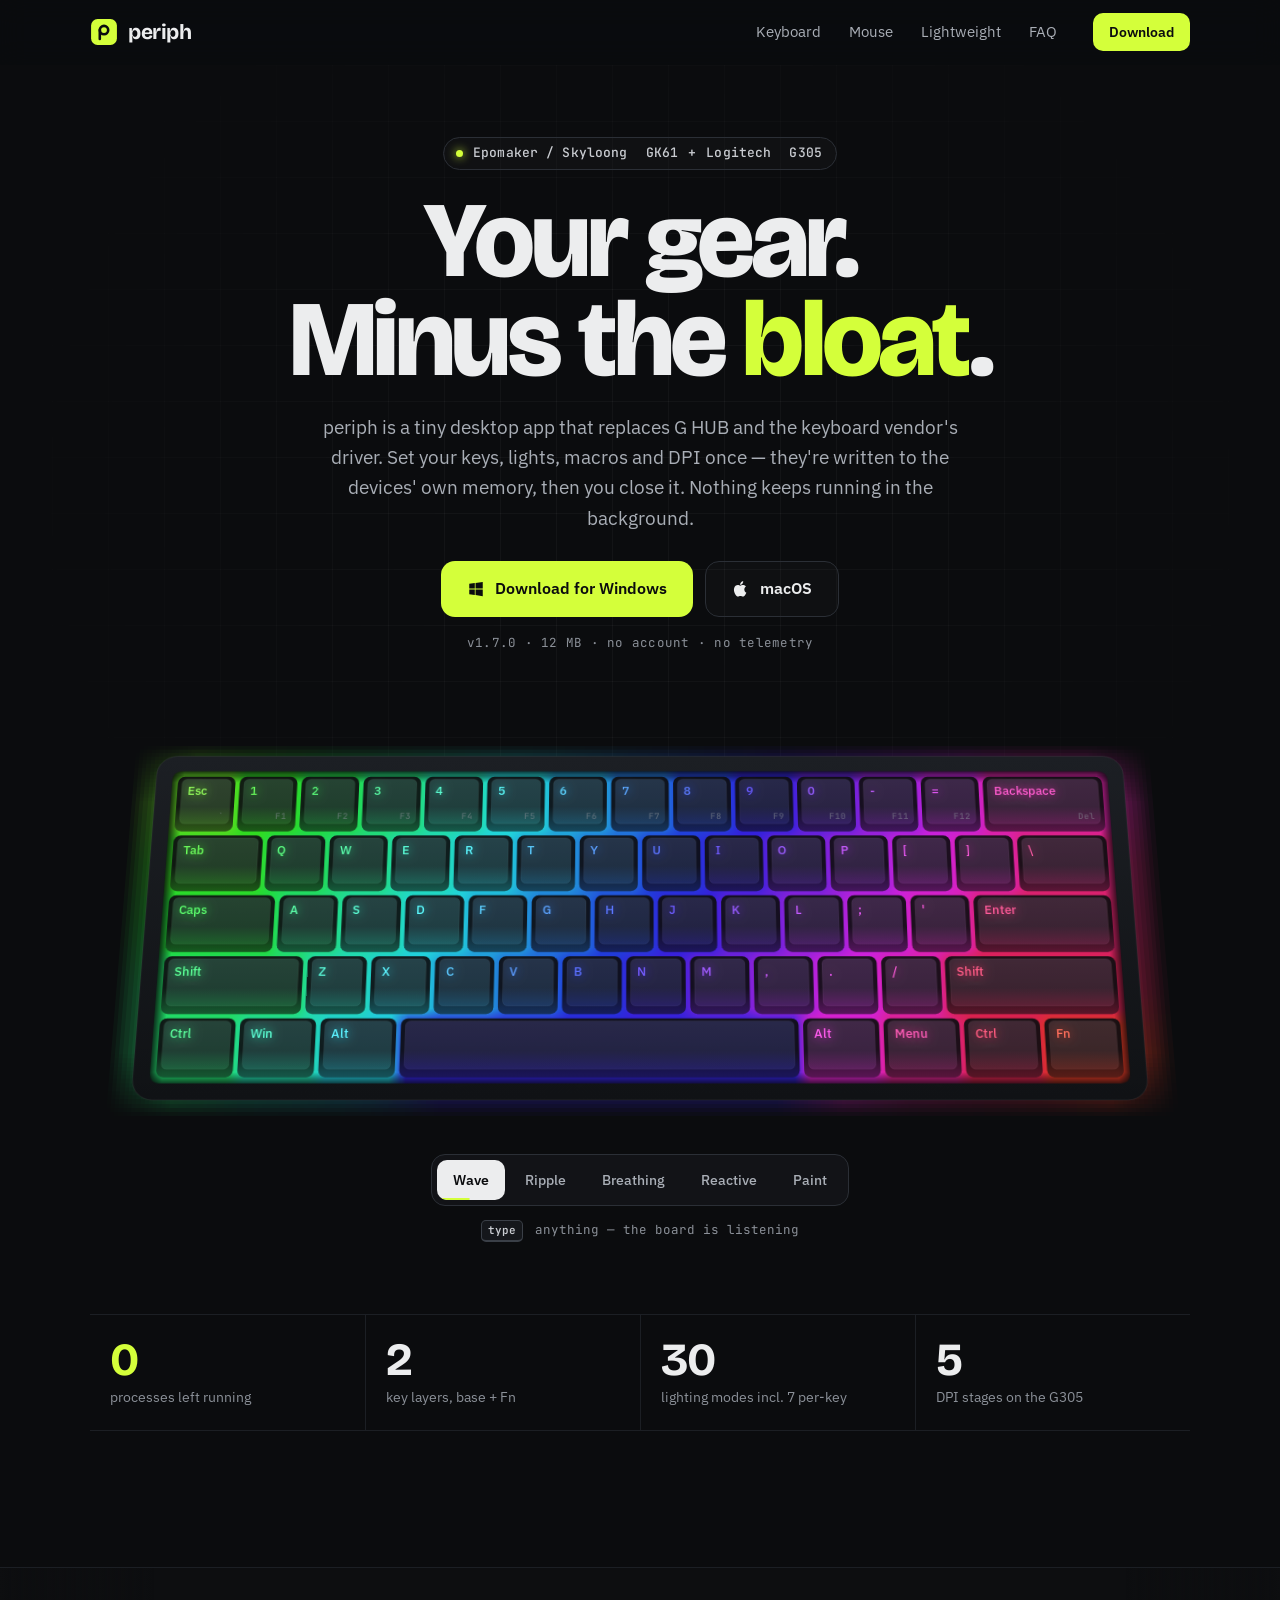
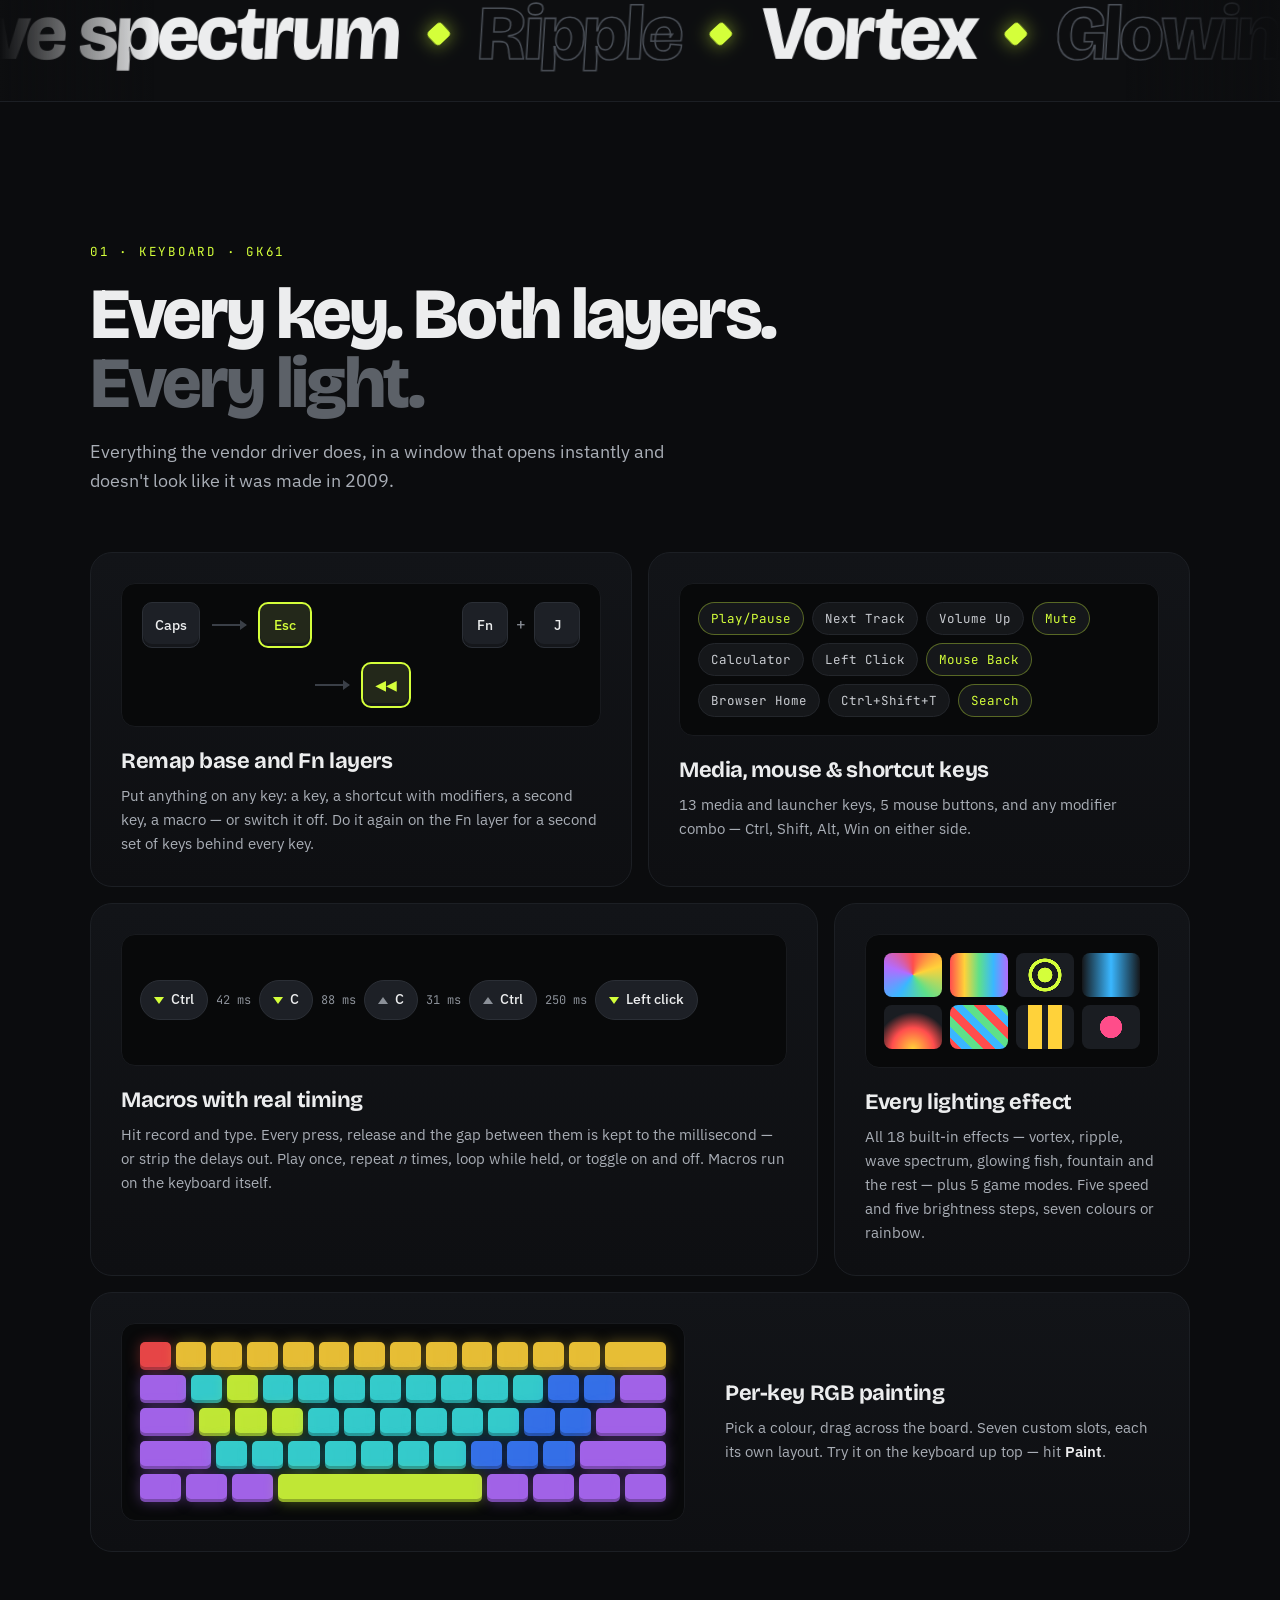
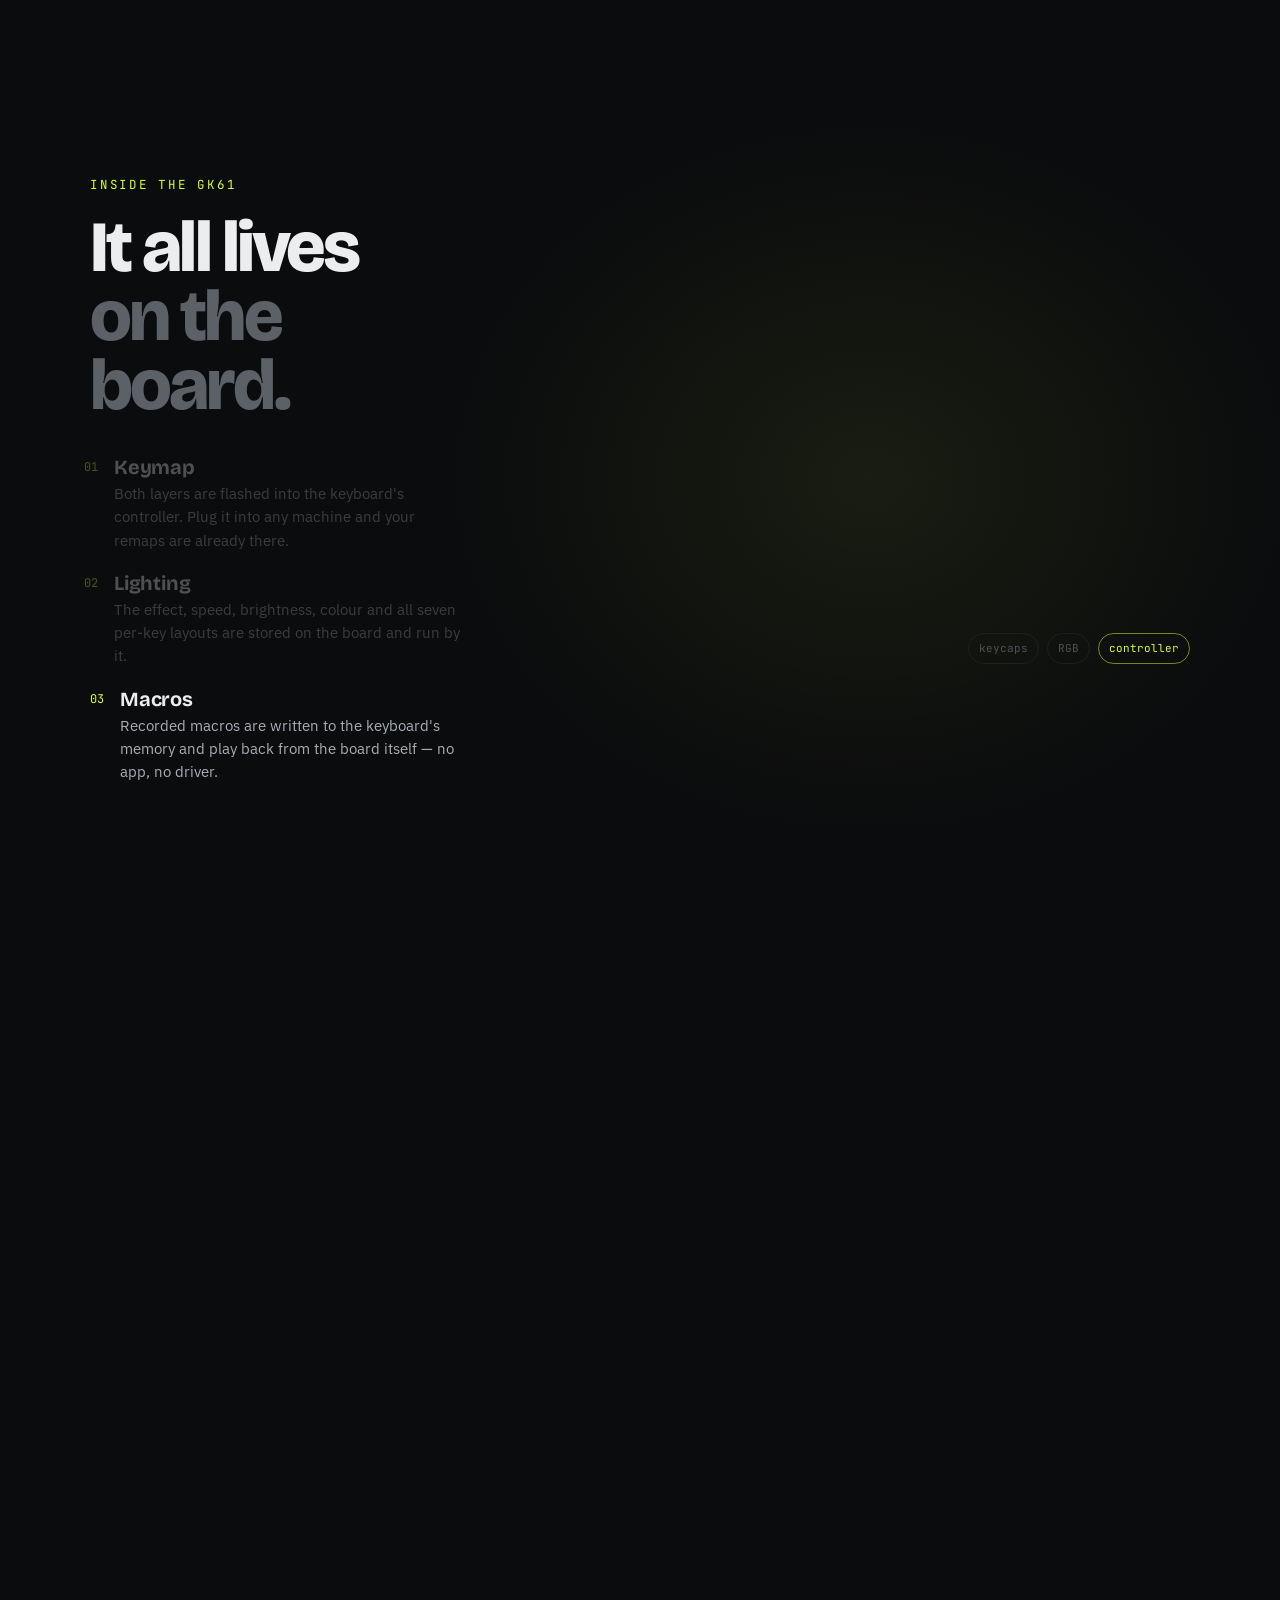
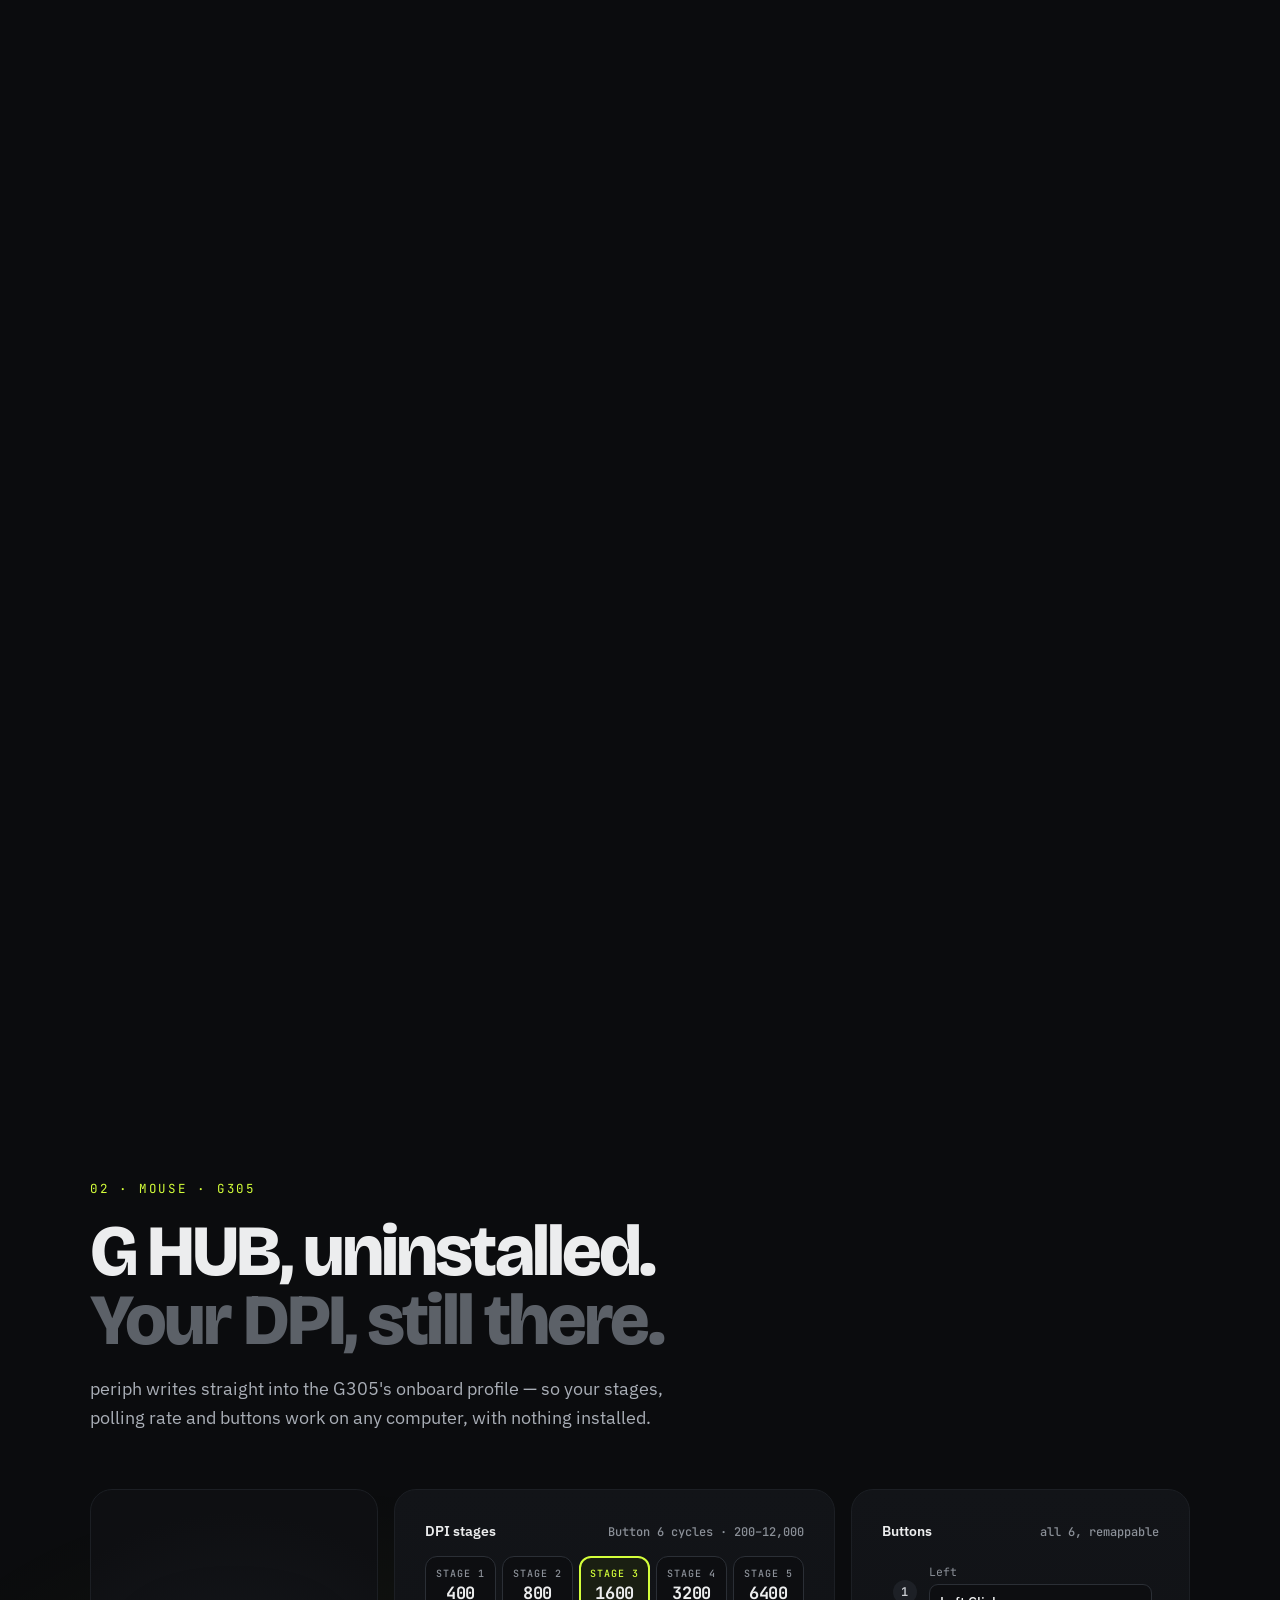
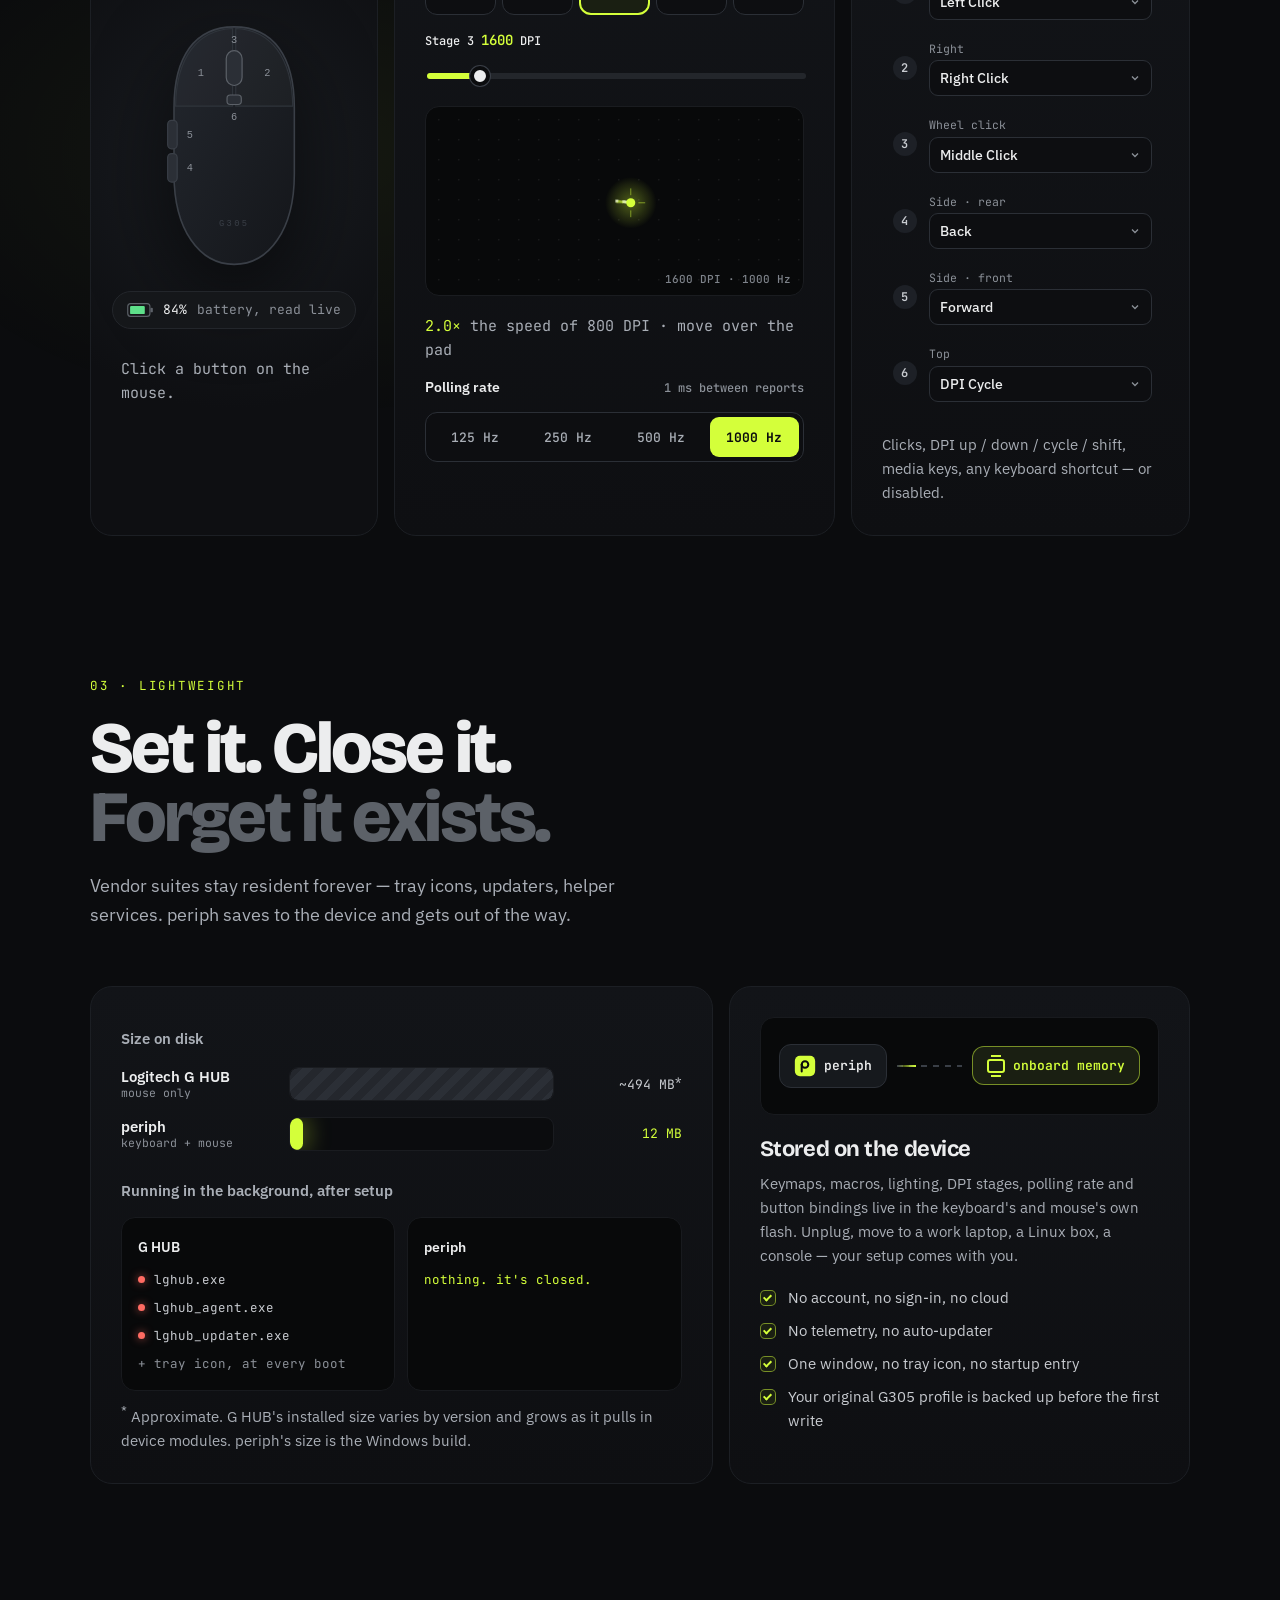
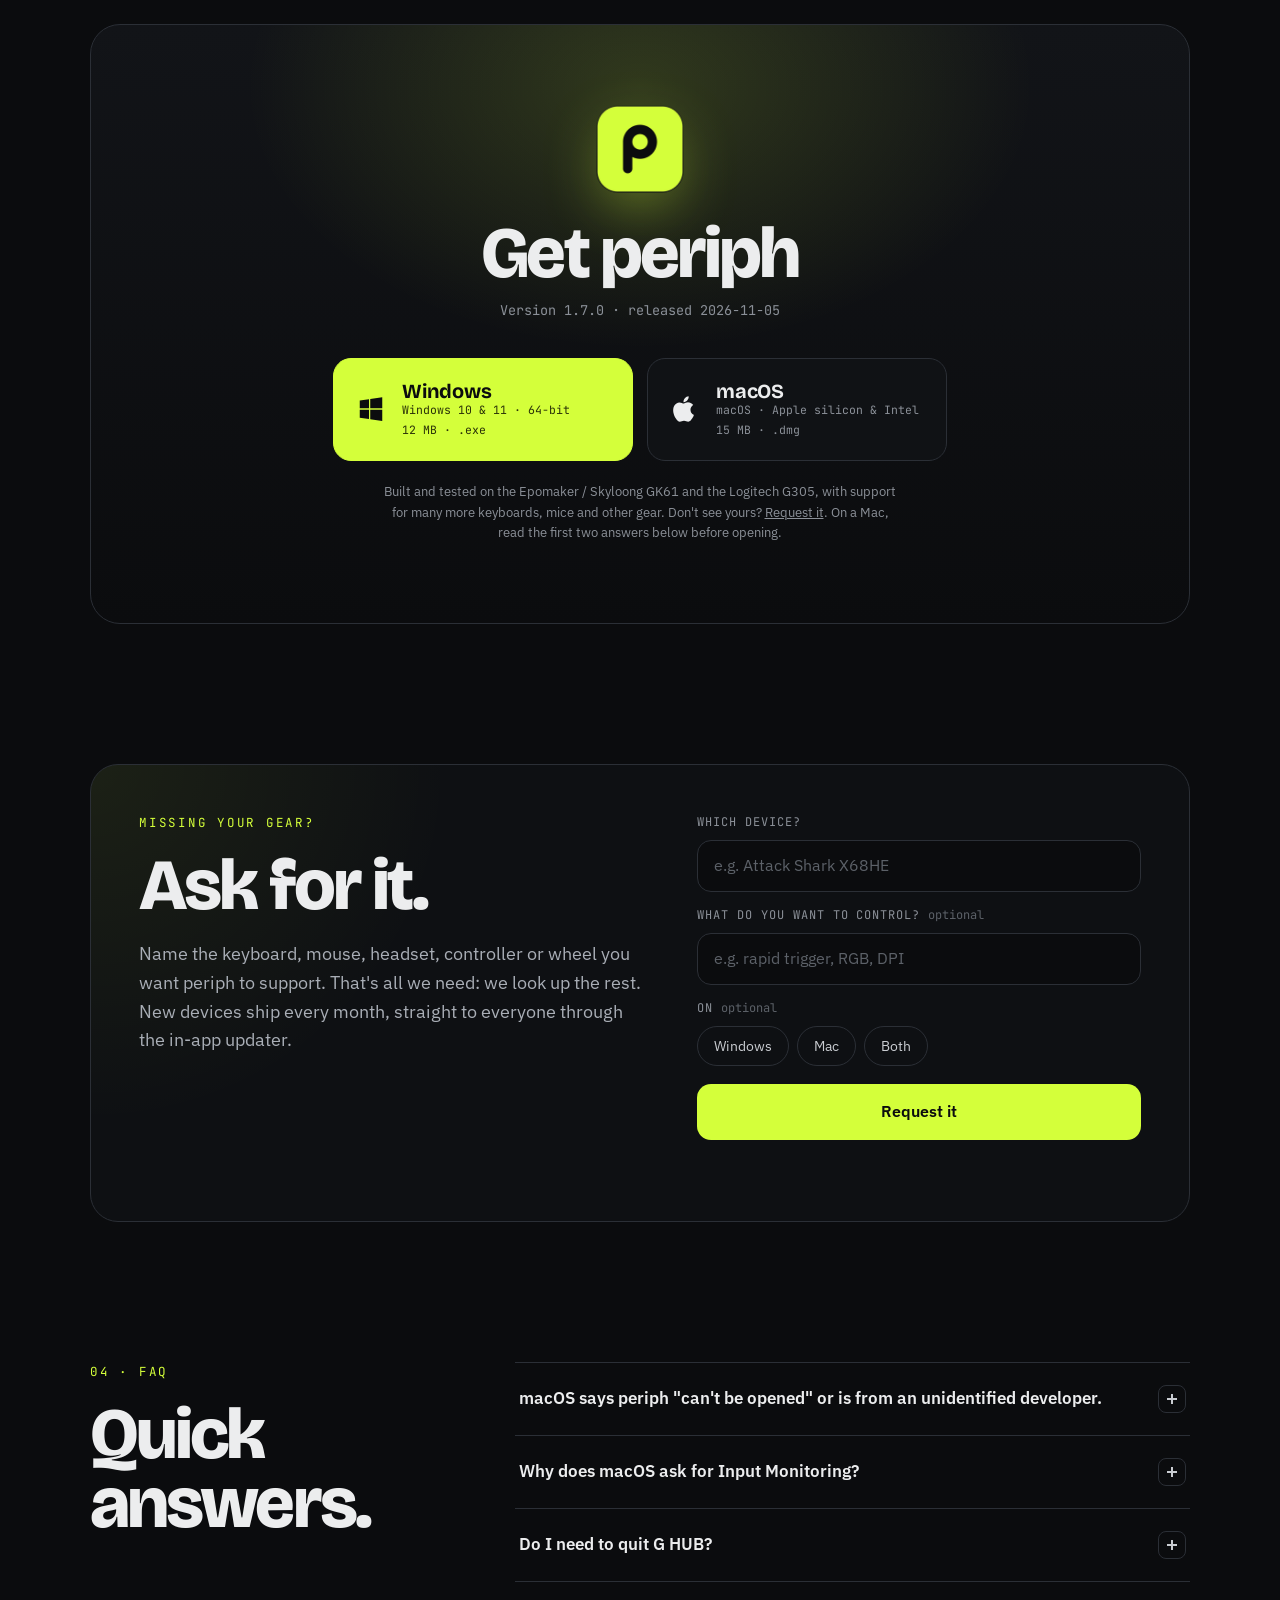
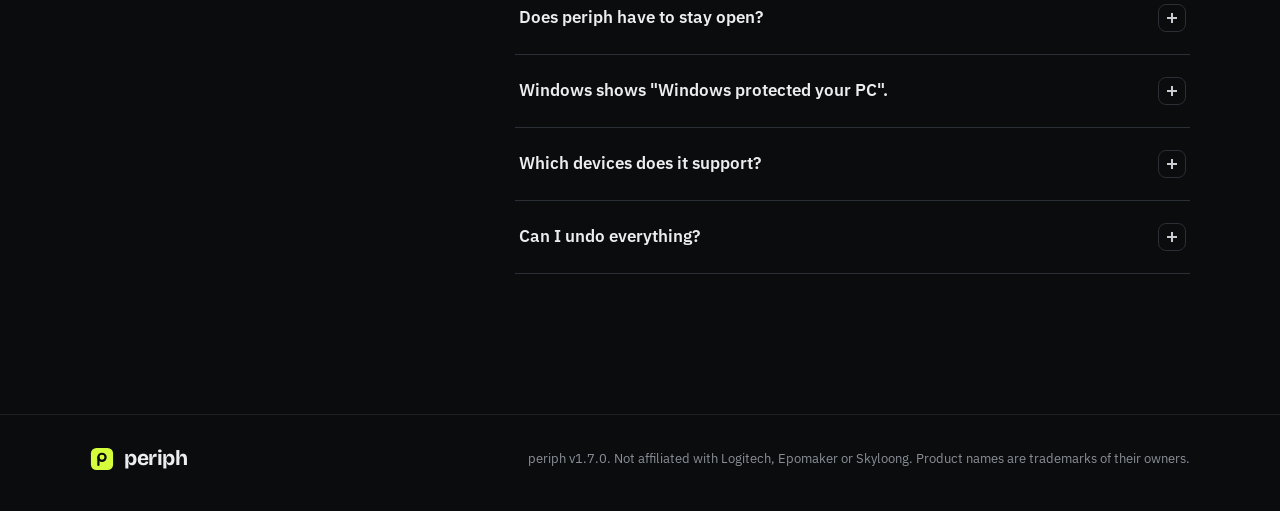
<file: index.html>
<!doctype html>
<html lang="en">
<head>
<meta charset="utf-8">
<meta name="viewport" content="width=device-width, initial-scale=1">
<title>periph — GK61 &amp; G305 control without the bloat</title>
<meta name="description" content="periph is a tiny desktop app for Windows and macOS that replaces Logitech G HUB and the keyboard vendor's driver. Remap the Epomaker/Skyloong GK61, paint its RGB, record macros, and set the Logitech G305's DPI, polling rate and buttons — saved straight to the devices.">
<meta name="theme-color" content="#0b0c0e">
<meta name="color-scheme" content="dark">
<link rel="icon" href="favicon.ico" sizes="48x48">
<link rel="icon" href="favicon.svg" type="image/svg+xml">
<link rel="apple-touch-icon" href="apple-touch-icon.png">
<link rel="manifest" href="site.webmanifest">
<meta property="og:type" content="website">
<meta property="og:site_name" content="periph">
<meta property="og:title" content="periph — your gear, without the bloat">
<meta property="og:description" content="A tiny Windows &amp; macOS app for the GK61 keyboard and G305 mouse. Remap, macros, per-key RGB, DPI — saved on the device, nothing left running.">
<meta property="og:image" content="og.png">
<meta property="og:image:width" content="1200">
<meta property="og:image:height" content="630">
<meta property="og:image:alt" content="The periph logo next to a glowing rainbow 60% keyboard, with the words: Kill the bloatware.">
<meta name="twitter:card" content="summary_large_image">
<meta name="twitter:title" content="periph — your gear, without the bloat">
<meta name="twitter:description" content="A tiny Windows &amp; macOS app for the GK61 keyboard and G305 mouse. Saved on the device, nothing left running.">
<meta name="twitter:image" content="og.png">
<link rel="preload" href="fonts/bricolage.woff2" as="font" type="font/woff2" crossorigin>
<link rel="preload" href="fonts/plex.woff2" as="font" type="font/woff2" crossorigin>
<link rel="stylesheet" href="styles.css">
<script src="version.js"></script>
</head>
<body>
<a class="skip" href="#main">Skip to content</a>
<div class="progress" aria-hidden="true"></div>

<header class="top" id="top">
  <div class="wrap top-in">
    <a class="logo" href="#top" aria-label="periph home">
      <svg width="28" height="28" viewBox="0 0 26 26" aria-hidden="true"><rect x="1" y="1" width="24" height="24" rx="6" fill="#d4ff3a"/><circle cx="13" cy="11.2" r="3.9" fill="none" stroke="#0b0c0e" stroke-width="2.4"/><path d="M9.1 11.2v8.3" stroke="#0b0c0e" stroke-width="2.4" stroke-linecap="round"/></svg>
      <span>periph</span>
    </a>
    <nav aria-label="Primary">
      <ul class="links">
        <li><a href="#keyboard">Keyboard</a></li>
        <li><a href="#mouse">Mouse</a></li>
        <li><a href="#weight">Lightweight</a></li>
        <li><a href="#faq">FAQ</a></li>
      </ul>
    </nav>
    <a class="btn btn-lime btn-sm" href="#download">Download</a>
  </div>
</header>

<main id="main">

<!-- ============================================================ HERO -->
<section class="hero" aria-labelledby="hero-title">
  <div class="wrap hero-copy">
    <p class="eyebrow"><span class="dot" aria-hidden="true"></span><span class="long">Epomaker / Skyloong&nbsp;</span>GK61 <span aria-hidden="true">+</span> <span class="long">Logitech&nbsp;</span>G305</p>
    <h1 id="hero-title" class="display split">Your gear.<br>Minus the <em>bloat</em>.</h1>
    <p class="lead">periph is a tiny desktop app that replaces G&nbsp;HUB and the keyboard vendor's driver. Set your keys, lights, macros and DPI once — they're written to the devices' own memory, then you close it. Nothing keeps running in the background.</p>
    <div class="cta">
      <a class="btn btn-lime btn-lg dl-primary" href="https://github.com/hiuih/periph-site/releases/download/v1.0.0/periph-setup-1.0.0.exe" download data-os="windows">
        <svg class="os-ico" width="18" height="18" viewBox="0 0 24 24" aria-hidden="true"><path fill="currentColor" d="M3 5.1l7.4-1v7.2H3V5.1zm8.4-1.2L21 2.5v8.8h-9.6V3.9zM3 12.6h7.4v7.3L3 18.9v-6.3zm8.4 0H21v8.9l-9.6-1.4v-7.5z"/></svg>
        <span class="dl-label">Download for Windows</span>
      </a>
      <a class="btn btn-ghost btn-lg dl-secondary" href="https://github.com/hiuih/periph-site/releases/download/v1.0.0/periph-1.0.0.dmg" download data-os="mac">
        <svg class="os-ico" width="18" height="18" viewBox="0 0 24 24" aria-hidden="true"><path fill="currentColor" d="M16.4 12.6c0-2.6 2.1-3.8 2.2-3.9-1.2-1.8-3.1-2-3.7-2-1.6-.2-3.1.9-3.9.9-.8 0-2-.9-3.4-.9-1.7 0-3.3 1-4.2 2.6-1.8 3.1-.5 7.7 1.3 10.2.9 1.2 1.9 2.6 3.2 2.6 1.3-.1 1.8-.8 3.3-.8s2 .8 3.4.8c1.4 0 2.3-1.3 3.1-2.5 1-1.4 1.4-2.8 1.4-2.9-.1 0-2.7-1-2.7-4.1zM13.9 5c.7-.9 1.2-2 1-3.2-1 0-2.3.7-3 1.6-.7.8-1.2 2-1.1 3.1 1.2.1 2.3-.6 3.1-1.5z"/></svg>
        <span class="dl-label">macOS</span>
      </a>
    </div>
    <p class="meta mono"><span data-rel="version">v1.0.0</span> · <span data-rel="winsize">8 MB</span> · no account · no telemetry</p>
  </div>

  <div class="stage" id="stage">
    <div class="stage-glow" aria-hidden="true"></div>
    <div class="board-tilt" id="tilt">
      <canvas id="kb" role="img" aria-label="An animated GK61 60% keyboard showing per-key RGB lighting. It lights up the keys you press on your own keyboard."></canvas>
    </div>
    <div class="wrap fx-bar">
      <div class="fx" role="group" aria-label="Lighting effect">
        <button type="button" class="fx-b" data-fx="wave" aria-pressed="true">Wave<i aria-hidden="true"></i></button>
        <button type="button" class="fx-b" data-fx="ripple" aria-pressed="false">Ripple<i aria-hidden="true"></i></button>
        <button type="button" class="fx-b" data-fx="breathe" aria-pressed="false">Breathing<i aria-hidden="true"></i></button>
        <button type="button" class="fx-b" data-fx="react" aria-pressed="false">Reactive<i aria-hidden="true"></i></button>
        <button type="button" class="fx-b" data-fx="paint" aria-pressed="false">Paint<i aria-hidden="true"></i></button>
      </div>
      <div class="swatches" id="swatches" role="group" aria-label="Paint colour" hidden></div>
      <p class="hint mono" id="hint" aria-live="polite"><kbd>type</kbd> anything — the board is listening</p>
    </div>
  </div>

  <div class="wrap">
    <ul class="specs" aria-label="At a glance">
      <li><b data-count="0" data-from="3">0</b><span>processes left running</span></li>
      <li><b data-count="2">2</b><span>key layers, base + Fn</span></li>
      <li><b data-count="30">30</b><span>lighting modes incl. 7 per-key</span></li>
      <li><b data-count="5">5</b><span>DPI stages on the G305</span></li>
    </ul>
  </div>
</section>


<!-- ============================================================ MARQUEE -->
<div class="band" aria-hidden="true">
  <div class="band-track" id="band">
    <span>Wave spectrum</span><i></i><span class="o">Ripple</span><i></i><span>Vortex</span><i></i><span class="o">Glowing fish</span><i></i><span>Breathing</span><i></i><span class="o">Snake marquee</span><i></i><span>Colorful fountain</span><i></i><span class="o">Spectrum cycle</span><i></i><span>Heart</span><i></i><span class="o">Surfing cross</span><i></i><span>Wild dance</span><i></i><span class="o">Light on press</span><i></i>
  </div>
</div>

<!-- ============================================================ KEYBOARD -->
<section class="sec" id="keyboard" aria-labelledby="kb-title">
  <div class="wrap">
    <header class="sec-head reveal">
      <p class="kicker mono">01 · Keyboard · GK61</p>
      <h2 id="kb-title" class="h2 split">Every key. Both layers.<br><span class="muted">Every light.</span></h2>
      <p class="sec-lead">Everything the vendor driver does, in a window that opens instantly and doesn't look like it was made in 2009.</p>
    </header>

    <div class="bento">
      <article class="card c-remap reveal">
        <div class="ill ill-remap" aria-hidden="true">
          <span class="cap">Caps</span><span class="arrow"></span><span class="cap on">Esc</span>
          <span class="cap sm">Fn</span><span class="plus">+</span><span class="cap sm">J</span><span class="arrow"></span><span class="cap on sm">◀◀</span>
        </div>
        <h3>Remap base and Fn layers</h3>
        <p>Put anything on any key: a key, a shortcut with modifiers, a second key, a macro — or switch it off. Do it again on the Fn layer for a second set of keys behind every key.</p>
      </article>

      <article class="card c-media reveal">
        <div class="ill ill-chips" aria-hidden="true">
          <span>Play/Pause</span><span>Next Track</span><span>Volume Up</span><span>Mute</span><span>Calculator</span><span>Left Click</span><span>Mouse Back</span><span>Browser Home</span><span>Ctrl+Shift+T</span><span>Search</span>
        </div>
        <h3>Media, mouse &amp; shortcut keys</h3>
        <p>13 media and launcher keys, 5 mouse buttons, and any modifier combo — Ctrl, Shift, Alt, Win on either side.</p>
      </article>

      <article class="card c-macro reveal">
        <div class="ill ill-timeline" aria-hidden="true">
          <span class="st"><i class="dn"></i>Ctrl</span><span class="ms">42 ms</span><span class="st"><i class="dn"></i>C</span><span class="ms">88 ms</span><span class="st"><i class="up"></i>C</span><span class="ms">31 ms</span><span class="st"><i class="up"></i>Ctrl</span><span class="ms">250 ms</span><span class="st"><i class="dn"></i>Left click</span>
        </div>
        <h3>Macros with real timing</h3>
        <p>Hit record and type. Every press, release and the gap between them is kept to the millisecond — or strip the delays out. Play once, repeat <i>n</i> times, loop while held, or toggle on and off. Macros run on the keyboard itself.</p>
      </article>

      <article class="card c-light reveal">
        <div class="ill ill-modes" aria-hidden="true">
          <span style="--g:conic-gradient(#ff4d4d,#ffd23a,#5ee08a,#3ab7ff,#b26cff,#ff4d4d)"></span>
          <span style="--g:linear-gradient(90deg,#ff4d4d,#ffd23a,#5ee08a,#3ab7ff,#b26cff)"></span>
          <span style="--g:radial-gradient(circle,#d4ff3a 0 20%,#1a1d22 21% 35%,#d4ff3a 36% 45%,#1a1d22 46%)"></span>
          <span style="--g:linear-gradient(90deg,#15171a,#3ab7ff,#15171a)"></span>
          <span style="--g:radial-gradient(circle at 50% 100%,#ffd23a,#ff4d4d 40%,#1a1d22 70%)"></span>
          <span style="--g:repeating-linear-gradient(45deg,#ff4d4d 0 8px,#3ab7ff 8px 16px,#5ee08a 16px 24px)"></span>
          <span style="--g:linear-gradient(90deg,#1a1d22 20%,#ffd23a 20% 45%,#1a1d22 45% 55%,#ffd23a 55% 80%,#1a1d22 80%)"></span>
          <span style="--g:radial-gradient(circle,#ff4d8a 0 30%,#1a1d22 31%)"></span>
        </div>
        <h3>Every lighting effect</h3>
        <p>All 18 built-in effects — vortex, ripple, wave spectrum, glowing fish, fountain and the rest — plus 5 game modes. Five speed and five brightness steps, seven colours or rainbow.</p>
      </article>

      <article class="card c-paint reveal">
        <div class="ill ill-paint" aria-hidden="true" id="mini-paint"></div>
        <h3>Per-key RGB painting</h3>
        <p>Pick a colour, drag across the board. Seven custom slots, each its own layout. Try it on the keyboard up top — hit <b>Paint</b>.</p>
      </article>
    </div>
  </div>
</section>

<!-- ============================================================ STORY (pinned) -->
<section class="story" id="story" aria-labelledby="story-title">
  <div class="story-pin">
    <div class="wrap story-in">
      <div class="story-copy">
        <p class="kicker mono">Inside the GK61</p>
        <h2 id="story-title" class="h2 split">It all lives<br><span class="muted">on the board.</span></h2>
        <ol class="steps" id="steps">
          <li class="on"><span class="sn mono">01</span><span><b>Keymap</b>Both layers are flashed into the keyboard's controller. Plug it into any machine and your remaps are already there.</span></li>
          <li><span class="sn mono">02</span><span><b>Lighting</b>The effect, speed, brightness, colour and all seven per-key layouts are stored on the board and run by it.</span></li>
          <li><span class="sn mono">03</span><span><b>Macros</b>Recorded macros are written to the keyboard's memory and play back from the board itself — no app, no driver.</span></li>
        </ol>
      </div>
      <div class="scene-wrap" aria-hidden="true">
        <div class="scene" id="scene">
          <canvas class="ly" data-ly="case"></canvas>
          <canvas class="ly" data-ly="pcb"></canvas>
          <canvas class="ly" data-ly="led"></canvas>
          <canvas class="ly" data-ly="caps"></canvas>
        </div>
        <div class="scene-tags mono" id="scene-tags"><span>keycaps</span><span>RGB</span><span>controller</span></div>
      </div>
    </div>
  </div>
</section>

<!-- ============================================================ MOUSE -->
<section class="sec sec-mouse" id="mouse" aria-labelledby="mouse-title">
  <div class="wrap">
    <header class="sec-head reveal">
      <p class="kicker mono">02 · Mouse · G305</p>
      <h2 id="mouse-title" class="h2 split">G HUB, uninstalled.<br><span class="muted">Your DPI, still there.</span></h2>
      <p class="sec-lead">periph writes straight into the G305's onboard profile — so your stages, polling rate and buttons work on any computer, with nothing installed.</p>
    </header>

    <div class="mouse-grid">
      <div class="card mouse-vis reveal">
        <svg class="g305" id="g305" viewBox="0 0 200 320" role="group" aria-label="G305 top view. Buttons are numbered 1 to 6.">
          <defs>
            <linearGradient id="shell" x1="0" y1="0" x2="1" y2="1"><stop offset="0" stop-color="#23272e"/><stop offset="1" stop-color="#14161a"/></linearGradient>
            <radialGradient id="led" cx=".5" cy=".5" r=".5"><stop offset="0" stop-color="#d4ff3a"/><stop offset="1" stop-color="#d4ff3a" stop-opacity="0"/></radialGradient>
          </defs>
          <path d="M100 10C50 10 24 48 24 112v84c0 70 32 114 76 114s76-44 76-114v-84C176 48 150 10 100 10z" fill="url(#shell)" stroke="#3a3f47" stroke-width="2"/>
          <g class="mb" data-b="0"><path d="M98 12C54 14 27 48 26 110l72 0z" /></g>
          <g class="mb" data-b="1"><path d="M102 12c44 2 71 36 72 98l-72 0z" /></g>
          <g class="mb" data-b="2"><rect x="90" y="40" width="20" height="44" rx="10"/></g>
          <g class="mb" data-b="5"><rect x="91" y="96" width="18" height="12" rx="4"/></g>
          <g class="mb side" data-b="4"><rect x="16" y="128" width="12" height="36" rx="5"/></g>
          <g class="mb side" data-b="3"><rect x="16" y="170" width="12" height="36" rx="5"/></g>
          <circle cx="100" cy="102" r="22" fill="url(#led)" class="led" opacity=".0"/>
          <g class="nums" font-family="JetBrains Mono, monospace" font-size="13" text-anchor="middle" aria-hidden="true">
            <text x="58" y="72">1</text><text x="142" y="72">2</text><text x="100" y="30">3</text>
            <text x="100" y="128">6</text><text x="44" y="150">5</text><text x="44" y="192">4</text>
          </g>
          <text x="100" y="262" text-anchor="middle" class="brand-mark" font-family="JetBrains Mono, monospace" font-size="11" letter-spacing="3">G305</text>
        </svg>
        <div class="batt mono" aria-label="Battery example: 84 percent">
          <svg width="26" height="14" viewBox="0 0 22 12" aria-hidden="true"><rect x=".5" y=".5" width="19" height="11" rx="2.5" fill="none" stroke="#5c6168"/><rect x="2.5" y="2.5" width="12.6" height="7" rx="1" fill="#5ee08a"/><rect x="20" y="4" width="2" height="4" rx="1" fill="#5c6168"/></svg>
          84% <span class="dim">battery, read live</span>
        </div>
      </div>

      <div class="card mouse-ctl reveal">
        <div class="row-head">
          <span class="lbl">DPI stages</span>
          <span class="lbl mono dim">Button 6 cycles · 200–12,000</span>
        </div>
        <div class="stages" id="stages" role="radiogroup" aria-label="DPI stage"></div>
        <label class="slider">
          <span class="lbl mono"><span id="stage-name">Stage 3</span> <b id="dpi-val">1600</b> DPI</span>
          <input type="range" id="dpi" min="200" max="12000" step="50" value="1600" aria-describedby="dpi-help">
        </label>
        <div class="pad-wrap">
          <canvas id="pad" class="pad" role="img" aria-label="Sensitivity demo. Move your pointer or finger over this pad and the dot moves at the selected DPI."></canvas>
          <p class="pad-cap mono" id="dpi-help"><span id="pad-mult">2.0×</span> the speed of 800 DPI · move over the pad</p>
        </div>
        <div class="row-head">
          <span class="lbl">Polling rate</span>
          <span class="lbl mono dim" id="poll-ms">1 ms between reports</span>
        </div>
        <div class="seg" id="poll" role="radiogroup" aria-label="Polling rate">
          <button type="button" role="radio" aria-checked="false" data-hz="125">125 Hz</button>
          <button type="button" role="radio" aria-checked="false" data-hz="250">250 Hz</button>
          <button type="button" role="radio" aria-checked="false" data-hz="500">500 Hz</button>
          <button type="button" role="radio" aria-checked="true" data-hz="1000">1000 Hz</button>
        </div>
      </div>

      <div class="card mouse-btns reveal">
        <div class="row-head"><span class="lbl">Buttons</span><span class="lbl mono dim">all 6, remappable</span></div>
        <ol class="btnlist" id="btnlist"></ol>
        <p class="small dim">Clicks, DPI up / down / cycle / shift, media keys, any keyboard shortcut — or disabled.</p>
      </div>
    </div>
  </div>
</section>

<!-- ============================================================ WEIGHT -->
<section class="sec" id="weight" aria-labelledby="weight-title">
  <div class="wrap">
    <header class="sec-head reveal">
      <p class="kicker mono">03 · Lightweight</p>
      <h2 id="weight-title" class="h2 split">Set it. Close it.<br><span class="muted">Forget it exists.</span></h2>
      <p class="sec-lead">Vendor suites stay resident forever — tray icons, updaters, helper services. periph saves to the device and gets out of the way.</p>
    </header>

    <div class="weigh">
      <div class="card weigh-bars reveal">
        <p class="lbl">Size on disk</p>
        <div class="bar-row">
          <div class="bar-name"><b>Logitech G HUB</b><span class="dim mono">mouse only</span></div>
          <div class="bar"><span class="fill fill-ghub" style="--w:100%"></span></div>
          <div class="bar-num mono"><span data-count="500" data-prefix="~" data-suffix=" MB">~500 MB</span><sup>*</sup></div>
        </div>
        <div class="bar-row">
          <div class="bar-name"><b>periph</b><span class="dim mono">keyboard + mouse</span></div>
          <div class="bar"><span class="fill fill-periph" style="--w:5%"></span></div>
          <div class="bar-num mono lime"><span data-rel="winsize" data-count-text>8 MB</span></div>
        </div>
        <p class="lbl" style="margin-top:28px">Running in the background, after setup</p>
        <div class="procs">
          <div class="proc-col">
            <b>G HUB</b>
            <ul class="mono">
              <li><i></i>lghub.exe</li>
              <li><i></i>lghub_agent.exe</li>
              <li><i></i>lghub_updater.exe</li>
              <li class="dim">+ tray icon, at every boot</li>
            </ul>
          </div>
          <div class="proc-col">
            <b>periph</b>
            <ul class="mono"><li class="none">nothing. it's closed.</li></ul>
          </div>
        </div>
        <p class="foot small dim"><sup>*</sup> Approximate. G HUB's installed size varies by version and grows as it pulls in device modules. periph's size is the Windows build.</p>
      </div>

      <div class="card weigh-flow reveal">
        <div class="flow" aria-hidden="true">
          <div class="node"><svg width="22" height="22" viewBox="0 0 26 26"><rect x="1" y="1" width="24" height="24" rx="6" fill="#d4ff3a"/><circle cx="13" cy="11.2" r="3.9" fill="none" stroke="#0b0c0e" stroke-width="2.4"/><path d="M9.1 11.2v8.3" stroke="#0b0c0e" stroke-width="2.4" stroke-linecap="round"/></svg>periph</div>
          <div class="wire"><span></span></div>
          <div class="node mem"><span class="chip-ico"></span>onboard memory</div>
        </div>
        <h3>Stored on the device</h3>
        <p>Keymaps, macros, lighting, DPI stages, polling rate and button bindings live in the keyboard's and mouse's own flash. Unplug, move to a work laptop, a Linux box, a console — your setup comes with you.</p>
        <ul class="ticks">
          <li>No account, no sign-in, no cloud</li>
          <li>No telemetry, no auto-updater</li>
          <li>One window, no tray icon, no startup entry</li>
          <li>Your original G305 profile is backed up before the first write</li>
        </ul>
      </div>
    </div>
  </div>
</section>

<!-- ============================================================ DOWNLOAD -->
<section class="sec" id="download" aria-labelledby="dl-title">
  <div class="wrap">
    <div class="dl reveal">
      <div class="dl-glow" aria-hidden="true"></div>
      <img src="icon-192.png" width="88" height="88" alt="" class="dl-icon">
      <h2 id="dl-title" class="h2 split">Get periph</h2>
      <p class="sec-lead">Version <span data-rel="version">1.0.0</span> · released <span data-rel="date">2026-10-17</span></p>
      <div class="dl-btns">
        <a class="dl-card" href="https://github.com/hiuih/periph-site/releases/download/v1.0.0/periph-setup-1.0.0.exe" download data-rel="winhref">
          <svg width="30" height="30" viewBox="0 0 24 24" aria-hidden="true"><path fill="currentColor" d="M3 5.1l7.4-1v7.2H3V5.1zm8.4-1.2L21 2.5v8.8h-9.6V3.9zM3 12.6h7.4v7.3L3 18.9v-6.3zm8.4 0H21v8.9l-9.6-1.4v-7.5z"/></svg>
          <span class="dl-t"><b>Windows</b><span class="mono" data-rel="winnote">Windows 10 &amp; 11 · 64-bit</span></span>
          <span class="dl-s mono"><span data-rel="winsize">8 MB</span> · .exe</span>
        </a>
        <a class="dl-card" href="https://github.com/hiuih/periph-site/releases/download/v1.0.0/periph-1.0.0.dmg" download data-rel="machref">
          <svg width="30" height="30" viewBox="0 0 24 24" aria-hidden="true"><path fill="currentColor" d="M16.4 12.6c0-2.6 2.1-3.8 2.2-3.9-1.2-1.8-3.1-2-3.7-2-1.6-.2-3.1.9-3.9.9-.8 0-2-.9-3.4-.9-1.7 0-3.3 1-4.2 2.6-1.8 3.1-.5 7.7 1.3 10.2.9 1.2 1.9 2.6 3.2 2.6 1.3-.1 1.8-.8 3.3-.8s2 .8 3.4.8c1.4 0 2.3-1.3 3.1-2.5 1-1.4 1.4-2.8 1.4-2.9-.1 0-2.7-1-2.7-4.1zM13.9 5c.7-.9 1.2-2 1-3.2-1 0-2.3.7-3 1.6-.7.8-1.2 2-1.1 3.1 1.2.1 2.3-.6 3.1-1.5z"/></svg>
          <span class="dl-t"><b>macOS</b><span class="mono" data-rel="macnote">macOS · Apple silicon &amp; Intel</span></span>
          <span class="dl-s mono"><span data-rel="macsize">12 MB</span> · .dmg</span>
        </a>
      </div>
      <p class="small dim">Built and tested on the Epomaker / Skyloong GK61 and the Logitech G305, with support for many more keyboards, mice and other gear. Don't see yours? <a href="#request">Request it</a>. On a Mac, read the first two answers below before opening.</p>
    </div>
  </div>
</section>

<!-- ============================================================ REQUEST -->
<section class="sec" id="request" aria-labelledby="req-title">
  <div class="wrap">
    <div class="req reveal">
      <div class="req-copy">
        <p class="kicker mono">Missing your gear?</p>
        <h2 id="req-title" class="h2 split">Ask for it.</h2>
        <p class="sec-lead">Name the keyboard, mouse, headset, controller or wheel you want periph to support. That's all we need: we look up the rest. New devices ship every month, straight to everyone through the in-app updater.</p>
      </div>
      <form class="req-form" id="reqform" novalidate>
        <label class="req-field">
          <span class="mono">Which device?</span>
          <input id="rq-device" name="device" type="text" maxlength="120" autocomplete="off" required placeholder="e.g. Attack Shark X68HE">
        </label>
        <label class="req-field">
          <span class="mono">What do you want to control? <i>optional</i></span>
          <input id="rq-wants" name="wants" type="text" maxlength="600" autocomplete="off" placeholder="e.g. rapid trigger, RGB, DPI">
        </label>
        <fieldset class="req-os">
          <legend class="mono">On <i>optional</i></legend>
          <label><input type="radio" name="os" value="windows"><span>Windows</span></label>
          <label><input type="radio" name="os" value="mac"><span>Mac</span></label>
          <label><input type="radio" name="os" value="both"><span>Both</span></label>
        </fieldset>
        <label class="req-hp" aria-hidden="true">Website <input name="website" type="text" tabindex="-1" autocomplete="off"></label>
        <button class="btn btn-lime btn-lg" type="submit" id="rq-send">Request it</button>
        <p class="req-msg small" id="rq-msg" role="status" aria-live="polite"></p>
      </form>
    </div>
  </div>
</section>

<!-- ============================================================ FAQ -->
<section class="sec" id="faq" aria-labelledby="faq-title">
  <div class="wrap faq-wrap">
    <header class="sec-head reveal">
      <p class="kicker mono">04 · FAQ</p>
      <h2 id="faq-title" class="h2 split">Quick answers.</h2>
    </header>
    <div class="faq reveal">
      <details>
        <summary>macOS says periph "can't be opened" or is from an unidentified developer.</summary>
        <div><p>The Mac build isn't signed with an Apple developer certificate yet, so Gatekeeper blocks a plain double-click. Drag periph to Applications, then <b>right-click it → Open</b>, and confirm with <b>Open</b>. You only do this once.</p>
        <p>On newer macOS versions, if there's no Open button: try to open it once, then go to <b>System Settings → Privacy &amp; Security</b>, scroll down and click <b>Open Anyway</b>.</p></div>
      </details>
      <details>
        <summary>Why does macOS ask for Input Monitoring?</summary>
        <div><p>macOS treats talking to a keyboard as input monitoring, even though periph only sends it settings. Allow it in <b>System Settings → Privacy &amp; Security → Input Monitoring</b>, switch periph on, and reopen the app. Without it, the GK61 won't show up.</p></div>
      </details>
      <details>
        <summary>Do I need to quit G HUB?</summary>
        <div><p>Yes. G HUB holds on to the mouse and can overwrite the onboard profile with its own. Quit it from the tray icon (and stop it launching at startup) before you save from periph. Once your settings are on the mouse you can uninstall G HUB entirely. The same goes for the keyboard vendor's driver if it's running.</p></div>
      </details>
      <details>
        <summary>Does periph have to stay open?</summary>
        <div><p>No. Everything is written to the keyboard's and mouse's onboard memory. Close the app and your setup keeps working — on this computer or any other.</p></div>
      </details>
      <details>
        <summary>Windows shows "Windows protected your PC".</summary>
        <div><p>That's SmartScreen being cautious with a new, unsigned download. Click <b>More info → Run anyway</b>.</p></div>
      </details>
      <details>
        <summary>Which devices does it support?</summary>
        <div><p>Two, done properly: the 61-key Epomaker / Skyloong GK61 over USB, and the Logitech G305 through its LIGHTSPEED USB receiver. Other keyboards and mice aren't supported.</p></div>
      </details>
      <details>
        <summary>Can I undo everything?</summary>
        <div><p>The keyboard has a factory reset for both key layers built into the app. For the G305, periph saves a copy of the mouse's original onboard profile the first time it writes, and you can always set stages and buttons back by hand.</p></div>
      </details>
    </div>
  </div>
</section>

</main>

<footer class="foot-site">
  <div class="wrap foot-in">
    <a class="logo" href="#top" aria-label="Back to top">
      <svg width="24" height="24" viewBox="0 0 26 26" aria-hidden="true"><rect x="1" y="1" width="24" height="24" rx="6" fill="#d4ff3a"/><circle cx="13" cy="11.2" r="3.9" fill="none" stroke="#0b0c0e" stroke-width="2.4"/><path d="M9.1 11.2v8.3" stroke="#0b0c0e" stroke-width="2.4" stroke-linecap="round"/></svg>
      <span>periph</span>
    </a>
    <p class="small dim">periph <span data-rel="version">v1.0.0</span>. Not affiliated with Logitech, Epomaker or Skyloong. Product names are trademarks of their owners.</p>
  </div>
</footer>

<script src="vendor/lenis.min.js" defer></script>
<script src="main.js" defer></script>
</body>
</html>
</file>
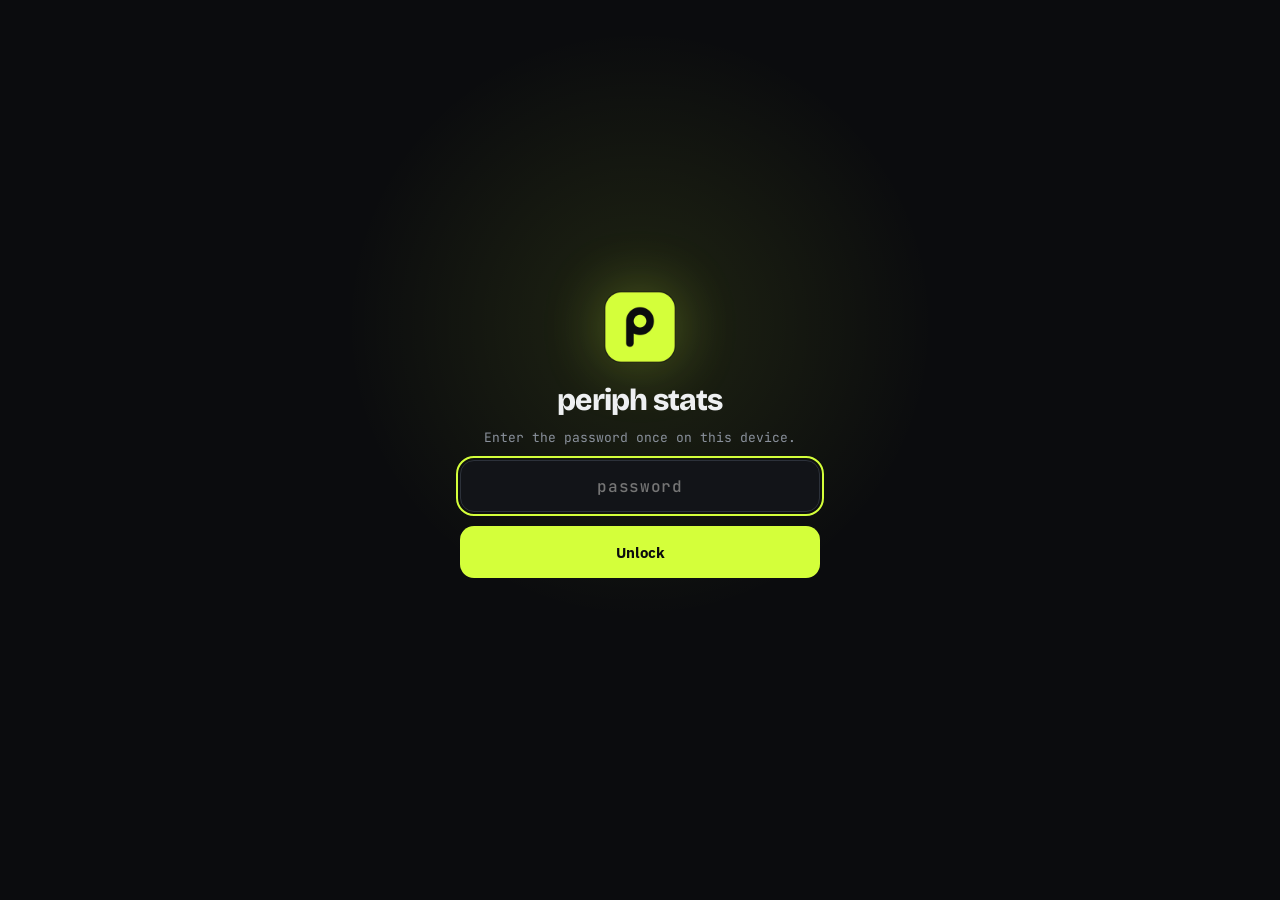
<file: stats-clGPoxV6Y1kH/index.html>
<!doctype html>
<html lang="en">
<head>
<meta charset="utf-8">
<meta name="viewport" content="width=device-width, initial-scale=1, viewport-fit=cover">
<meta name="robots" content="noindex, nofollow">
<meta name="referrer" content="no-referrer">
<meta name="theme-color" content="#0b0c0e">
<meta name="color-scheme" content="dark">
<meta name="apple-mobile-web-app-capable" content="yes">
<meta name="mobile-web-app-capable" content="yes">
<meta name="apple-mobile-web-app-status-bar-style" content="black-translucent">
<meta name="apple-mobile-web-app-title" content="periph stats">
<title>periph · stats</title>
<link rel="manifest" href="manifest.webmanifest">
<link rel="icon" href="../favicon-32.png">
<link rel="apple-touch-icon" href="../apple-touch-icon.png">
<link rel="preload" href="../fonts/bricolage.woff2" as="font" type="font/woff2" crossorigin>
<link rel="preload" href="../fonts/mono.woff2" as="font" type="font/woff2" crossorigin>
<link rel="stylesheet" href="app.css?v=5">
<link rel="stylesheet" href="admin.css?v=5">
<script src="app.js?v=5" defer></script>
<script src="admin.js?v=5" defer></script>
</head>
<body>
<noscript><p class="noscript">This page needs JavaScript.</p></noscript>

<div class="lock" id="lock" hidden>
  <form id="lockform" autocomplete="on">
    <img src="../icon-192.png" alt="" width="64" height="64">
    <h2>periph stats</h2>
    <p>Enter the password once on this device.</p>
    <input id="pw" type="password" autocomplete="current-password" placeholder="password" aria-label="Password" required>
    <button type="submit" id="unlock">Unlock</button>
    <p class="err" id="pwerr" role="alert"></p>
  </form>
</div>

<div id="app" hidden>
  <header class="top" id="top">
    <div class="top-in">
      <a class="brand" href="#overview" aria-label="periph stats, overview">
        <img src="../icon-192.png" alt="" width="30" height="30"><span>periph <b>stats</b></span>
      </a>
      <nav class="tabs" id="tabs" role="tablist" aria-label="Sections">
        <span class="tab-ind" id="tabind" aria-hidden="true"></span>
        <button class="tab" role="tab" id="t-overview" data-tab="overview" aria-controls="p-overview">
          <svg viewBox="0 0 24 24" aria-hidden="true"><path d="M4 4h7v8H4zM13 4h7v5h-7zM13 11h7v9h-7zM4 14h7v6H4z"/></svg><span>Overview</span></button>
        <button class="tab" role="tab" id="t-downloads" data-tab="downloads" aria-controls="p-downloads">
          <svg viewBox="0 0 24 24" aria-hidden="true"><path d="M12 3v11m0 0-4.5-4.5M12 14l4.5-4.5M4 17v2a2 2 0 0 0 2 2h12a2 2 0 0 0 2-2v-2"/></svg><span>Downloads</span></button>
        <button class="tab" role="tab" id="t-updates" data-tab="updates" aria-controls="p-updates">
          <svg viewBox="0 0 24 24" aria-hidden="true"><path d="M20 11a8 8 0 0 0-14.3-4.9L4 8m0-5v5h5M4 13a8 8 0 0 0 14.3 4.9L20 16m0 5v-5h-5"/></svg><span>Updates</span></button>
        <button class="tab" role="tab" id="t-releases" data-tab="releases" aria-controls="p-releases">
          <svg viewBox="0 0 24 24" aria-hidden="true"><path d="M3.5 12.2V4.5a1 1 0 0 1 1-1h7.7l8.3 8.3a1.4 1.4 0 0 1 0 2l-6.6 6.6a1.4 1.4 0 0 1-2 0z"/><circle cx="8.2" cy="8.2" r="1.6"/></svg><span>Releases</span></button>
        <button class="tab" role="tab" id="t-requests" data-tab="requests" aria-controls="p-requests">
          <svg viewBox="0 0 24 24" aria-hidden="true"><path d="M4 5h16v11H8l-4 4zM8 9h8M8 12h5"/></svg><span>Requests</span><i class="tab-badge" id="req-badge" hidden></i></button>
        <button class="tab" role="tab" id="t-agent" data-tab="agent" aria-controls="p-agent">
          <svg viewBox="0 0 24 24" aria-hidden="true"><rect x="5" y="8" width="14" height="11" rx="3"/><path d="M12 4v4M9 13h.01M15 13h.01M9.5 16.5h5"/></svg><span>Agent</span></button>
        <button class="tab" role="tab" id="t-telemetry" data-tab="telemetry" aria-controls="p-telemetry">
          <svg viewBox="0 0 24 24" aria-hidden="true"><path d="M4 19V9M10 19V5M16 19v-7M22 19H2"/></svg><span>Telemetry</span></button>
      </nav>
      <div class="status">
        <span class="pulse" id="pulse" aria-hidden="true"><i></i></span>
        <span class="when" id="when" aria-live="polite">loading…</span>
        <button class="icon-btn" id="refresh" type="button" aria-label="Refresh now" title="Refresh">
          <svg viewBox="0 0 24 24" aria-hidden="true"><path d="M20 11a8 8 0 1 0-2.3 5.7M20 4v7h-7"/></svg>
        </button>
      </div>
    </div>
  </header>

  <div class="ptr" id="ptr" aria-hidden="true"><svg viewBox="0 0 24 24"><path d="M20 11a8 8 0 1 0-2.3 5.7M20 4v7h-7"/></svg></div>
  <div class="banner" id="banner" role="status" hidden></div>

  <main id="main">
    <!-- ============================================================ OVERVIEW -->
    <section class="panel" id="p-overview" role="tabpanel" aria-labelledby="t-overview" tabindex="-1">
      <div class="grid">
        <article class="card hero span-all" id="hero">
          <div class="hero-top">
            <div class="label">Total downloads</div>
            <span class="tag" id="hero-tag">live</span>
          </div>
          <div class="big" id="total">0</div>
          <div class="chips" id="hero-chips"></div>
          <p class="sub" id="hero-sub">Windows and macOS installers, every release</p>
          <div class="spark" id="spark" role="img" aria-label="Total downloads over the last 30 days"><span class="spark-cap" id="spark-cap"></span></div>
        </article>

        <article class="card os-card">
          <div class="label"><i class="sw sw-win"></i>Windows</div>
          <div class="mid" id="win">0</div>
          <div class="sub" id="winp">—</div>
          <div class="spark mini" id="spark-win" aria-hidden="true"></div>
        </article>
        <article class="card os-card">
          <div class="label"><i class="sw sw-mac"></i>macOS</div>
          <div class="mid" id="mac">0</div>
          <div class="sub" id="macp">—</div>
          <div class="spark mini" id="spark-mac" aria-hidden="true"></div>
        </article>

        <article class="card span-all share">
          <div class="card-head"><h2>Windows vs macOS</h2><span class="tag" id="share-tag">installers</span></div>
          <div class="sharebar" id="sharebar"><div class="w" id="bw"></div><div class="m" id="bm"></div></div>
          <div class="legend"><span id="lw">Windows —</span><span id="lm">macOS —</span></div>
          <p class="sub" id="share-recent"></p>
        </article>

        <div class="tiles span-all" id="ov-periods"></div>

        <article class="card span-all milestone" id="ms">
          <div class="card-head"><h2>Next milestone</h2><span class="tag" id="ms-tag">downloads</span></div>
          <p class="ms-head" id="ms-next">—</p>
          <div class="meter" id="ms-meter"><div id="ms-fill"></div></div>
          <div class="legend"><span id="ms-from">0</span><span id="ms-to">10</span></div>
          <p class="sub" id="ms-eta"></p>
          <ol class="ms-list" id="ms-list"></ol>
          <div class="ms2">
            <div class="legend"><span>Update checks · <b id="ms2-now">0</b></span><span id="ms2-next">—</span></div>
            <div class="meter soft"><div id="ms2-fill"></div></div>
          </div>
        </article>

        <article class="card span-all facts">
          <div class="card-head"><h2>At a glance</h2></div>
          <dl class="factlist" id="facts"></dl>
        </article>

        <article class="card span-all collector" id="col"></article>
      </div>

      <footer class="foot">
        <div class="foot-row">
          <div>
            <div class="label">Data</div>
            <p class="sub" id="budget">GitHub API: one request per refresh.</p>
            <p class="sub">Counts come straight from public GitHub release data for <span class="mono">hiuih/periph-site</span>. History comes from the hourly snapshot on the <span class="mono">stats-data</span> branch. Every figure marked ≈ is an estimate, and the card says how it was worked out.</p>
          </div>
          <button class="btn ghost" id="lockbtn" type="button">Lock this device</button>
        </div>
      </footer>
    </section>

    <!-- ============================================================ DOWNLOADS -->
    <section class="panel" id="p-downloads" role="tabpanel" aria-labelledby="t-downloads" tabindex="-1" hidden>
      <div class="filters">
        <div class="seg range" role="group" aria-label="Time range" data-range-group>
          <button type="button" data-range="7">7D</button><button type="button" data-range="30">30D</button><button type="button" data-range="90">90D</button><button type="button" data-range="0">All</button>
        </div>
        <span class="sub" id="dl-cover"></span>
      </div>
      <div class="grid">
        <div class="tiles span-all" id="dl-tiles"></div>

        <article class="card span-all">
          <div class="card-head"><h2>Downloads over time</h2><span class="tag">cumulative</span></div>
          <div class="keys" id="lg-cum"></div>
          <div class="chart" id="ch-cum"></div>
          <p class="sub chart-note" id="note-cum"></p>
        </article>

        <article class="card span-all">
          <div class="card-head"><h2>New downloads</h2>
            <div class="seg small" role="group" aria-label="Group by" id="gran">
              <button type="button" data-gran="day">Day</button><button type="button" data-gran="week">Week</button>
            </div>
          </div>
          <div class="keys" id="lg-bars"></div>
          <div class="chart" id="ch-bars"></div>
          <details class="twin"><summary>Show as a table</summary><div class="tbl-wrap"><table id="tbl-bars"></table></div></details>
        </article>

        <article class="card span-half">
          <div class="card-head"><h2>Data served</h2><span class="tag">downloads × file size</span></div>
          <div class="mid" id="bytes-total">—</div>
          <div class="stack" id="bytes-split"></div>
          <p class="sub" id="bytes-note"></p>
        </article>

        <article class="card span-half">
          <div class="card-head"><h2>Platform share</h2><span class="tag">installers</span></div>
          <div class="share-big">
            <div><div class="mid" id="sh-win">—</div><div class="sub"><i class="sw sw-win"></i>Windows</div></div>
            <div><div class="mid" id="sh-mac">—</div><div class="sub"><i class="sw sw-mac"></i>macOS</div></div>
          </div>
          <div class="sharebar" id="sharebar2"><div class="w" id="bw2"></div><div class="m" id="bm2"></div></div>
          <p class="sub" id="sh-note"></p>
          <div class="relshare" id="relshare"></div>
        </article>

        <article class="card span-all">
          <div class="card-head"><h2>Every file, ranked</h2><span class="tag" id="board-tag">live</span></div>
          <ol class="board" id="board"></ol>
          <button class="btn ghost wide" id="board-more" type="button" hidden>Show all</button>
        </article>
      </div>
    </section>

    <!-- ============================================================ UPDATES -->
    <section class="panel" id="p-updates" role="tabpanel" aria-labelledby="t-updates" tabindex="-1" hidden>
      <div class="filters">
        <div class="seg range" role="group" aria-label="Time range" data-range-group>
          <button type="button" data-range="7">7D</button><button type="button" data-range="30">30D</button><button type="button" data-range="90">90D</button><button type="button" data-range="0">All</button>
        </div>
        <span class="sub" id="up-cover"></span>
      </div>
      <div class="grid">
        <article class="card span-all explain">
          <details id="explain">
            <summary><h2>What these numbers can and can't tell you</h2></summary>
            <div class="prose">
              <p><b>Update checks</b> count downloads of <span class="mono">manifest-win.json</span> and <span class="mono">manifest-mac.json</span>. Each time periph checks for an update, it downloads the latest release's manifest. So these numbers show the app running somewhere. They don't count people.</p>
              <p>How often a copy checks depends on its version:</p>
              <ul>
                <li><b>periph 1.0.1</b> checks at most about <b>once a day</b>, when the window opens.</li>
                <li><b>1.0.2 and later</b> check <b>every 10 minutes</b> while running (including in the tray), and again when the window gets focus. One PC left on all day makes about 144 checks.</li>
                <li>Copies with automatic checks turned off make no checks.</li>
                <li>Pressing "Check for updates" adds one.</li>
              </ul>
              <p><b>Updates installed</b> come from each version's tiny <span class="mono">VERSION</span> file. It changes in every release, so every in-app update downloads it exactly once. The count is exact per platform, except for retried or interrupted installs. If that file can't be identified, the card says it's an estimate.</p>
              <p><b>Bandwidth saved</b> compares what updates actually downloaded (each update file's downloads × its size) with downloading the full installer for each of those installs.</p>
            </div>
          </details>
        </article>

        <div class="tiles span-all" id="up-tiles"></div>

        <article class="card span-all">
          <div class="card-head"><h2>Update checks per day</h2><span class="tag">app activity</span></div>
          <div class="keys" id="lg-checks"></div>
          <div class="chart" id="ch-checks"></div>
          <details class="twin"><summary>Show as a table</summary><div class="tbl-wrap"><table id="tbl-checks"></table></div></details>
        </article>

        <article class="card span-all">
          <div class="card-head"><h2>When copies check in</h2><span class="tag est">by hour of day · your time</span></div>
          <div class="keys" id="lg-hours"></div>
          <div class="chart" id="ch-hours"></div>
          <p class="sub chart-note" id="note-hours"></p>
        </article>

        <article class="card span-half" id="active"></article>

        <article class="card span-half" id="delta"></article>

        <article class="card span-all">
          <div class="card-head"><h2>Updates installed, per release</h2><span class="tag" id="upr-tag">live</span></div>
          <div class="keys" id="lg-upr"></div>
          <div class="chart" id="ch-upr"></div>
          <p class="sub chart-note" id="note-upr"></p>
        </article>

        <article class="card span-all">
          <div class="card-head"><h2>Updates installed over time</h2><span class="tag">cumulative</span></div>
          <div class="keys" id="lg-upcum"></div>
          <div class="chart" id="ch-upcum"></div>
        </article>
      </div>
    </section>

    <!-- ============================================================ RELEASES -->
    <section class="panel" id="p-releases" role="tabpanel" aria-labelledby="t-releases" tabindex="-1" hidden>
      <div class="grid">
        <div class="tiles span-all" id="rel-tiles"></div>

        <article class="card span-all">
          <div class="card-head"><h2>Who's on each version</h2><span class="tag">installers + in-app updates</span></div>
          <div class="keys" id="lg-adopt"></div>
          <div class="hbars" id="adopt"></div>
          <p class="sub chart-note" id="note-adopt"></p>
        </article>

        <article class="card span-all">
          <div class="card-head"><h2>Timeline</h2><span class="tag" id="tl-tag">—</span></div>
          <ol class="timeline" id="timeline"></ol>
        </article>

        <article class="card span-all">
          <div class="card-head"><h2>By release</h2><span class="tag">live</span></div>
          <div class="tbl-wrap"><table class="rel-table">
            <thead><tr><th>Release</th><th class="hide-sm">Published</th><th class="num">Windows</th><th class="num">macOS</th><th class="num hide-xs">Updates</th><th class="num">Total</th></tr></thead>
            <tbody id="rows"></tbody>
          </table></div>
          <p class="sub">Windows and macOS are installer downloads. Updates are in-app updates onto that version (≈ marks an estimate). Total is all three added up.</p>
        </article>
      </div>
    </section>
    <section class="panel" id="p-requests" role="tabpanel" aria-labelledby="t-requests" tabindex="-1" hidden>
      <div class="grid" id="adm-requests"></div>
    </section>
    <section class="panel" id="p-agent" role="tabpanel" aria-labelledby="t-agent" tabindex="-1" hidden>
      <div class="grid" id="adm-agent"></div>
    </section>
    <section class="panel" id="p-telemetry" role="tabpanel" aria-labelledby="t-telemetry" tabindex="-1" hidden>
      <div class="grid" id="adm-telemetry"></div>
    </section>
  </main>

  <div class="tip" id="tip" hidden></div>
  <div class="toast" id="toast" role="status" hidden></div>
  <div class="confetti" id="confetti" aria-hidden="true"></div>
</div>
</body>
</html>
</file>
<file: styles.css>
@font-face { font-family: "Bricolage"; src: url("fonts/bricolage.woff2") format("woff2"); font-weight: 200 800; font-display: swap; }
@font-face { font-family: "Plex"; src: url("fonts/plex.woff2") format("woff2"); font-weight: 100 700; font-display: swap; }
@font-face { font-family: "Mono"; src: url("fonts/mono.woff2") format("woff2"); font-weight: 100 800; font-display: swap; }

:root {
  --bg: #0b0c0e; --bg2: #0f1013; --panel: #111316; --raised: #16191d; --key: #1d2026;
  --line: #1c1f24; --line2: #2b2f36; --line3: #3a3f47;
  --fg: #ecedee; --fg2: #c9ccd1; --muted: #a9aeb6; --dim: #8b9098; --faint: #5c6168;
  --lime: #d4ff3a; --lime-2: #e6ff8a; --lime-bg: #1a1f12;
  --display: "Bricolage", system-ui, sans-serif;
  --body: "Plex", system-ui, -apple-system, "Segoe UI", sans-serif;
  --mono: "Mono", ui-monospace, "SF Mono", Consolas, monospace;
  --r: 22px; --wrap: 1180px; --gut: clamp(16px, 4vw, 40px);
  color-scheme: dark;
}
*, *::before, *::after { box-sizing: border-box; }
html { background: var(--bg); scroll-behavior: smooth; overflow-x: clip; scroll-padding-top: 76px; -webkit-text-size-adjust: 100%; }
body { margin: 0; background: var(--bg); color: var(--fg); font: 16px/1.6 var(--body); -webkit-font-smoothing: antialiased; overflow-x: clip; }
img, svg, canvas { display: block; }
a { color: inherit; }
b, strong { font-weight: 600; }
h1, h2, h3 { margin: 0; }
p { margin: 0; }
ul, ol { margin: 0; padding: 0; list-style: none; }
button { font: inherit; color: inherit; background: none; border: 0; cursor: pointer; padding: 0; }
:focus-visible { outline: 2px solid var(--lime); outline-offset: 3px; border-radius: 6px; }
::selection { background: var(--lime); color: var(--bg); }
.mono { font-family: var(--mono); }
.dim { color: var(--dim); }
.lime { color: var(--lime); }
.small { font-size: 13px; line-height: 1.55; }
.wrap { width: 100%; max-width: var(--wrap); margin: 0 auto; padding: 0 var(--gut); }
.skip { position: absolute; left: 12px; top: -60px; z-index: 100; background: var(--lime); color: var(--bg); padding: 10px 16px; border-radius: 10px; font-weight: 600; text-decoration: none; }
.skip:focus { top: 12px; }

/* ------------------------------------------------------------ header */
.top { position: sticky; top: 0; z-index: 50; background: rgba(11, 12, 14, .72); backdrop-filter: saturate(160%) blur(14px); -webkit-backdrop-filter: saturate(160%) blur(14px); border-bottom: 1px solid transparent; transition: border-color .2s; }
.top.scrolled { border-bottom-color: var(--line); }
.top-in { display: flex; align-items: center; gap: 24px; height: 64px; }
.logo { display: inline-flex; align-items: center; gap: 10px; text-decoration: none; font: 700 21px/1 var(--display); letter-spacing: -.02em; }
.top nav { margin-left: auto; }
.links { display: flex; gap: 4px; }
.links a { display: block; padding: 8px 12px; border-radius: 10px; text-decoration: none; color: var(--muted); font-size: 14.5px; }
.links a:hover { color: var(--fg); background: #15171b; }

/* ------------------------------------------------------------ buttons */
.btn { display: inline-flex; align-items: center; justify-content: center; gap: 10px; min-height: 44px; padding: 0 18px; border-radius: 12px; text-decoration: none; font-weight: 600; font-size: 15px; white-space: nowrap; transition: transform .15s, background .15s, border-color .15s, box-shadow .2s; }
.btn-sm { min-height: 38px; padding: 0 16px; font-size: 14px; border-radius: 10px; }
.btn-lg { min-height: 56px; padding: 0 26px; font-size: 16px; border-radius: 14px; }
.btn-lime { background: var(--lime); color: #0b0c0e; box-shadow: 0 0 0 0 rgba(212, 255, 58, 0); }
.btn-lime:hover { background: var(--lime-2); box-shadow: 0 10px 40px -8px rgba(212, 255, 58, .45); transform: translateY(-1px); }
.btn-ghost { border: 1px solid var(--line2); color: var(--fg); background: rgba(255, 255, 255, .02); }
.btn-ghost:hover { border-color: var(--line3); background: #15171b; transform: translateY(-1px); }

/* ------------------------------------------------------------ hero */
.hero { position: relative; padding: clamp(40px, 6vw, 72px) 0 40px; overflow: hidden; }
.hero::before { content: ""; position: absolute; inset: 0; pointer-events: none;
  background-image: linear-gradient(rgba(255,255,255,.035) 1px, transparent 1px), linear-gradient(90deg, rgba(255,255,255,.035) 1px, transparent 1px);
  background-size: 56px 56px; background-position: center top;
  mask-image: radial-gradient(ellipse 70% 60% at 50% 30%, #000 20%, transparent 75%); -webkit-mask-image: radial-gradient(ellipse 70% 60% at 50% 30%, #000 20%, transparent 75%); }
.hero-copy { position: relative; text-align: center; display: flex; flex-direction: column; align-items: center; }
.eyebrow { display: inline-flex; align-items: center; gap: 10px; padding: 7px 14px 7px 12px; border: 1px solid var(--line2); border-radius: 999px; background: rgba(255,255,255,.02); font: 500 13px/1.3 var(--mono); color: var(--fg2); letter-spacing: .01em; }
.eyebrow .dot { width: 7px; height: 7px; border-radius: 50%; background: var(--lime); box-shadow: 0 0 10px var(--lime); }
.display { margin-top: 22px; font: 800 clamp(46px, 8.4vw, 108px)/.92 var(--display); letter-spacing: -.035em; font-variation-settings: "opsz" 96; }
.display em { font-style: normal; color: var(--lime); position: relative; white-space: nowrap; }
.lead { margin-top: 22px; max-width: 640px; font-size: clamp(16px, 1.9vw, 19px); line-height: 1.6; color: var(--muted); }
.cta { margin-top: 28px; display: flex; flex-wrap: wrap; justify-content: center; gap: 12px; }
.meta { margin-top: 16px; font-size: 12.5px; color: var(--dim); letter-spacing: .02em; }

.stage { position: relative; margin-top: clamp(20px, 3vw, 36px); }
.stage-glow { position: absolute; left: 50%; top: 42%; width: min(1100px, 100%); height: 60%; transform: translate(-50%, -50%); background: radial-gradient(ellipse at center, rgba(212,255,58,.10), transparent 65%); filter: blur(20px); pointer-events: none; }
.board-tilt { position: relative; max-width: 1240px; margin: 0 auto; padding: 0 clamp(4px, 2vw, 24px); perspective: 1800px; }
#kb { width: 100%; height: auto; aspect-ratio: 18.2 / 7; transform: rotateX(16deg) scale(.98); transform-origin: 50% 70%; transition: transform .6s cubic-bezier(.2,.7,.2,1); touch-action: pan-y; }
.stage.flat #kb { transform: none; cursor: crosshair; touch-action: none; }
.fx-bar { position: relative; display: flex; flex-direction: column; align-items: center; gap: 14px; margin-top: 6px; }
.fx { display: flex; flex-wrap: wrap; justify-content: center; gap: 4px; padding: 5px; border-radius: 14px; background: rgba(20,22,26,.8); border: 1px solid var(--line2); }
.fx-b { position: relative; overflow: hidden; min-height: 40px; padding: 0 16px; border-radius: 10px; font-size: 14px; font-weight: 500; color: var(--muted); }
.fx-b:hover { color: var(--fg); background: #1a1d22; }
.fx-b[aria-pressed="true"] { background: var(--fg); color: #0b0c0e; font-weight: 600; }
.fx-b i { position: absolute; left: 0; bottom: 0; height: 2px; width: 100%; background: var(--lime); transform-origin: left; transform: scaleX(0); }
.swatches { display: flex; flex-wrap: wrap; justify-content: center; gap: 8px; }
.swatches[hidden] { display: none; }
.sw { width: 34px; height: 34px; border-radius: 10px; border: 2px solid transparent; box-shadow: inset 0 0 0 1px rgba(0,0,0,.3); }
.sw[aria-pressed="true"] { border-color: var(--fg); box-shadow: 0 0 0 3px var(--bg) inset; }
.hint { font-size: 12.5px; color: var(--dim); text-align: center; }
kbd { display: inline-block; font: 600 11px/1 var(--mono); padding: 4px 6px; border-radius: 5px; border: 1px solid var(--line3); border-bottom-width: 2px; color: var(--fg2); background: #15171b; margin-right: 4px; }

.specs { margin-top: clamp(40px, 6vw, 72px); display: grid; grid-template-columns: repeat(4, 1fr); border-top: 1px solid var(--line); border-bottom: 1px solid var(--line); }
.specs li { padding: 22px 20px; display: flex; flex-direction: column; gap: 4px; }
.specs li + li { border-left: 1px solid var(--line); }
.specs b { font: 700 clamp(34px, 4vw, 46px)/1 var(--display); letter-spacing: -.03em; color: var(--fg); }
.specs li:first-child b { color: var(--lime); }
.specs span { font-size: 13.5px; color: var(--dim); }

/* ------------------------------------------------------------ sections */
.sec { padding: clamp(80px, 11vw, 140px) 0 0; position: relative; }
.sec-head { max-width: 760px; margin-bottom: clamp(36px, 5vw, 56px); }
.kicker { font-size: 12.5px; letter-spacing: .14em; text-transform: uppercase; color: var(--lime); margin-bottom: 18px; }
.h2 { font: 800 clamp(36px, 6vw, 72px)/.96 var(--display); letter-spacing: -.04em; }
.h2 .muted { color: var(--faint); }
.sec-lead { margin-top: 20px; font-size: clamp(16px, 1.7vw, 18px); color: var(--muted); max-width: 600px; }

.card { position: relative; background: linear-gradient(180deg, #121418, #0e0f12); border: 1px solid var(--line); border-radius: var(--r); padding: clamp(20px, 2.6vw, 30px); overflow: hidden; }
.card h3 { font: 700 22px/1.15 var(--display); letter-spacing: -.02em; margin-top: 22px; }
.card p { margin-top: 10px; color: var(--muted); font-size: 15px; line-height: 1.6; }
.card p b { color: var(--fg); }

/* bento */
.bento { display: grid; grid-template-columns: repeat(6, 1fr); gap: 16px; }
.c-remap { grid-column: span 3; } .c-media { grid-column: span 3; }
.c-macro { grid-column: span 4; } .c-light { grid-column: span 2; }
.c-paint { grid-column: span 6; display: grid; grid-template-columns: 1.3fr 1fr; gap: 0 40px; align-items: center; }
.c-paint .ill { grid-row: span 2; }
.c-paint h3 { margin-top: 0; align-self: end; }
.c-paint p { align-self: start; }
.ill { min-height: 132px; border-radius: 14px; background: #08090a; border: 1px solid #181a1e; padding: 18px; display: flex; flex-wrap: wrap; align-items: center; align-content: center; gap: 8px; }
.ill-remap { justify-content: center; row-gap: 14px; }
.ill-remap .cap { display: inline-flex; align-items: center; justify-content: center; min-width: 54px; height: 46px; padding: 0 12px; border-radius: 10px; background: var(--key); border: 1px solid var(--line2); box-shadow: inset 0 -3px 0 #15171b; font-weight: 500; font-size: 14px; }
.ill-remap .cap.sm { min-width: 46px; }
.ill-remap .cap.on { border: 2px solid var(--lime); background: #23281a; color: var(--lime); }
.ill-remap .arrow { width: 34px; height: 2px; background: var(--line3); position: relative; margin: 0 4px; }
.ill-remap .arrow::after { content: ""; position: absolute; right: -1px; top: -4px; border: 5px solid transparent; border-left: 7px solid var(--line3); border-right: 0; }
.ill-remap .plus { color: var(--dim); font-family: var(--mono); }
.ill-remap > :nth-child(3) { margin-right: calc(100% - 300px); }
.ill-chips span { padding: 7px 12px; border-radius: 999px; background: #15171a; border: 1px solid #23262b; color: var(--fg2); font: 12.5px var(--mono); }
.ill-chips span:nth-child(3n+1) { border-color: rgba(212,255,58,.35); color: var(--lime); }
.ill-timeline .st { display: inline-flex; align-items: center; gap: 7px; padding: 8px 13px; border-radius: 999px; background: var(--key); border: 1px solid var(--line2); font-size: 13.5px; font-weight: 500; }
.ill-timeline .st i { width: 0; height: 0; border: 5px solid transparent; }
.ill-timeline .st i.dn { border-top: 7px solid var(--lime); border-bottom: 0; }
.ill-timeline .st i.up { border-bottom: 7px solid var(--dim); border-top: 0; }
.ill-timeline .ms { font: 12px var(--mono); color: var(--dim); }
.ill-modes { display: grid; grid-template-columns: repeat(4, 1fr); gap: 8px; }
.ill-modes span { height: 44px; border-radius: 8px; background: var(--g); }
.ill-paint { display: grid; gap: 5px; padding: 18px; min-height: 0; }
.ill-paint .r { display: flex; gap: 5px; }
.ill-paint .k { height: clamp(16px, 2.4vw, 28px); border-radius: 5px; background: var(--key); box-shadow: inset 0 0 0 1px rgba(255,255,255,.05); }

/* ------------------------------------------------------------ mouse */
.sec-mouse::before { content: ""; position: absolute; left: 0; right: 0; top: 30%; height: 70%; background: radial-gradient(ellipse 50% 50% at 25% 50%, rgba(212,255,58,.05), transparent 70%); pointer-events: none; }
.mouse-grid { display: grid; grid-template-columns: minmax(0, .85fr) minmax(0, 1.3fr) minmax(0, 1fr); gap: 16px; align-items: stretch; }
.mouse-vis { display: flex; flex-direction: column; align-items: center; justify-content: center; gap: 18px; min-height: 420px;
  background: radial-gradient(circle at 50% 42%, #1a1d22 0, #0e0f12 62%); }
.g305 { width: min(210px, 70%); height: auto; overflow: visible; filter: drop-shadow(0 30px 40px rgba(0,0,0,.6)); }
.g305 .mb { cursor: pointer; }
.g305 .mb > * { fill: rgba(255,255,255,.015); stroke: #2f343b; stroke-width: 1.5; transition: fill .15s, stroke .15s; }
.g305 .mb.side > * { fill: #2b2f36; stroke: #3a3f47; }
.g305 .mb[data-b="2"] > * { fill: #2b2f36; stroke: #5c6168; }
.g305 .mb[data-b="5"] > * { fill: #2b2f36; stroke: #5c6168; }
.g305 .mb.hl > *, .g305 .mb:hover > * { fill: rgba(212,255,58,.14); stroke: var(--lime); }
.g305 .mb.press > * { fill: rgba(212,255,58,.4); }
.g305 .mb:focus-visible { outline: none; }
.g305 .mb:focus-visible > * { stroke: var(--lime); stroke-width: 3; }
.g305 .nums text { fill: var(--dim); pointer-events: none; }
.g305 .nums text.hl { fill: var(--lime); }
.g305 .brand-mark { fill: #3a3f47; }
.g305 .led { transition: opacity .3s; }
.batt { white-space: nowrap; display: inline-flex; align-items: center; gap: 10px; font-size: 13px; padding: 8px 14px; border-radius: 999px; background: #15171a; border: 1px solid #23262b; }
.mouse-ctl, .mouse-btns { display: flex; flex-direction: column; gap: 14px; }
.row-head { display: flex; justify-content: space-between; align-items: baseline; gap: 10px; flex-wrap: wrap; }
.lbl { font-size: 14px; font-weight: 600; }
.lbl.mono { font-size: 12px; font-weight: 500; }
.stages { display: grid; grid-template-columns: repeat(5, 1fr); gap: 6px; }
.stg { display: flex; flex-direction: column; align-items: center; gap: 2px; padding: 10px 4px; border-radius: 12px; border: 1px solid var(--line2); background: #0d0e11; transition: border-color .15s, background .15s; }
.stg:hover { border-color: var(--line3); }
.stg small { font: 500 10px var(--mono); letter-spacing: .1em; color: var(--dim); }
.stg b { font: 700 17px var(--mono); letter-spacing: -.02em; }
.stg[aria-checked="true"] { border: 2px solid var(--lime); background: var(--lime-bg); padding: 9px 3px; }
.stg[aria-checked="true"] small { color: var(--lime); }
.slider { display: flex; flex-direction: column; gap: 8px; }
.slider b { color: var(--lime); font-size: 14px; }
input[type=range] { -webkit-appearance: none; appearance: none; width: 100%; height: 28px; background: transparent; cursor: pointer; }
input[type=range]::-webkit-slider-runnable-track { height: 6px; border-radius: 3px; background: linear-gradient(90deg, var(--lime) var(--p, 12%), #23262b var(--p, 12%)); }
input[type=range]::-moz-range-track { height: 6px; border-radius: 3px; background: linear-gradient(90deg, var(--lime) var(--p, 12%), #23262b var(--p, 12%)); }
input[type=range]::-webkit-slider-thumb { -webkit-appearance: none; width: 20px; height: 20px; margin-top: -7px; border-radius: 50%; background: var(--fg); border: 4px solid var(--bg); box-shadow: 0 0 0 1px var(--line3); }
input[type=range]::-moz-range-thumb { width: 14px; height: 14px; border-radius: 50%; background: var(--fg); border: 4px solid var(--bg); }
input[type=range]:focus-visible { outline: none; }
input[type=range]:focus-visible::-webkit-slider-thumb { box-shadow: 0 0 0 3px var(--lime); }
input[type=range]:focus-visible::-moz-range-thumb { box-shadow: 0 0 0 3px var(--lime); }
.pad-wrap { display: flex; flex-direction: column; gap: 8px; }
.pad { width: 100%; height: 190px; border-radius: 14px; background: #08090a; border: 1px solid #1a1c20; touch-action: none; cursor: none; }
.pad-cap { font-size: 12px; color: var(--dim); }
.pad-cap span { color: var(--lime); }
.seg { display: grid; grid-template-columns: repeat(4, 1fr); gap: 4px; padding: 4px; border-radius: 12px; background: #0d0e11; border: 1px solid var(--line2); }
.seg button { min-height: 40px; border-radius: 9px; font: 500 13px var(--mono); color: var(--muted); }
.seg button:hover { color: var(--fg); background: #191b20; }
.seg button[aria-checked="true"] { background: var(--lime); color: #0b0c0e; font-weight: 700; }
.btnlist { display: flex; flex-direction: column; gap: 6px; }
.btnlist li { display: flex; align-items: center; gap: 12px; padding: 6px 6px 6px 10px; border-radius: 12px; border: 1px solid transparent; transition: border-color .15s, background .15s; }
.btnlist li.hl { border-color: var(--line2); background: #15171b; }
.btnlist .n { flex: none; width: 24px; height: 24px; border-radius: 50%; display: grid; place-items: center; font: 600 12px var(--mono); background: #1d2026; color: var(--fg2); }
.btnlist li.hl .n { background: var(--lime); color: #0b0c0e; }
.btnlist .w { flex: 1; min-width: 0; display: flex; flex-direction: column; gap: 2px; }
.btnlist .z { font-size: 11.5px; color: var(--dim); font-family: var(--mono); }
.btnlist select { width: 100%; min-height: 36px; border-radius: 9px; border: 1px solid var(--line2); background: #0d0e11 url("data:image/svg+xml,%3Csvg xmlns='http://www.w3.org/2000/svg' width='12' height='12' viewBox='0 0 24 24' fill='none' stroke='%238b9098' stroke-width='2.5'%3E%3Cpath d='M6 9l6 6 6-6'/%3E%3C/svg%3E") no-repeat right 10px center; color: var(--fg); font: 500 13.5px var(--body); padding: 0 30px 0 10px; appearance: none; -webkit-appearance: none; cursor: pointer; }
.btnlist select:hover { border-color: var(--line3); }
.btnlist select:focus-visible { outline: 2px solid var(--lime); outline-offset: 1px; }

/* ------------------------------------------------------------ weight */
.weigh { display: grid; grid-template-columns: minmax(0, 1.35fr) minmax(0, 1fr); gap: 16px; }
.bar-row { display: grid; grid-template-columns: 150px 1fr auto; gap: 18px; align-items: center; margin-top: 16px; }
.bar-name { display: flex; flex-direction: column; line-height: 1.3; }
.bar-name b { font-size: 15px; }
.bar-name span { font-size: 11.5px; }
.bar { height: 34px; border-radius: 9px; background: #0b0c0e; border: 1px solid #1a1c20; overflow: hidden; }
.bar .fill { display: block; height: 100%; width: var(--w); transform-origin: left; border-radius: 8px; transition: transform 1.4s cubic-bezier(.2,.7,.1,1); }
.js .reveal:not(.in) .bar .fill { transform: scaleX(0); }
.bar-num.lime { color: var(--lime); }
.fill-ghub { background: repeating-linear-gradient(-45deg, #2b2f36 0 8px, #24272d 8px 16px); }
.fill-periph { background: var(--lime); box-shadow: 0 0 24px rgba(212,255,58,.6); min-width: 10px; }
.bar-num { font-size: 13px; min-width: 110px; text-align: right; color: var(--fg2); }
.procs { margin-top: 14px; display: grid; grid-template-columns: 1fr 1fr; gap: 12px; }
.proc-col { padding: 16px; border-radius: 14px; background: #08090a; border: 1px solid #181a1e; }
.proc-col b { font-size: 14px; }
.proc-col ul { margin-top: 10px; display: flex; flex-direction: column; gap: 8px; font-size: 12.5px; color: var(--fg2); }
.proc-col li { display: flex; align-items: center; gap: 9px; }
.proc-col li i { width: 7px; height: 7px; border-radius: 50%; background: #ff6b62; box-shadow: 0 0 8px rgba(255,107,98,.7); animation: blink 1.6s infinite; flex: none; }
.proc-col li:nth-child(2) i { animation-delay: .4s; } .proc-col li:nth-child(3) i { animation-delay: .8s; }
.proc-col li.none { color: var(--lime); }
@keyframes blink { 50% { opacity: .25; } }
.foot { margin-top: 22px; }
.weigh-flow { display: flex; flex-direction: column; }
.flow { display: flex; align-items: center; gap: 0; padding: 26px 18px; border-radius: 14px; background: #08090a; border: 1px solid #181a1e; }
.node { flex: none; display: inline-flex; align-items: center; gap: 8px; padding: 10px 14px; border-radius: 12px; border: 1px solid var(--line2); background: var(--raised); font: 600 13px var(--mono); }
.node.mem { border-color: rgba(212,255,58,.5); color: var(--lime); background: var(--lime-bg); }
.chip-ico { width: 18px; height: 14px; border-radius: 3px; border: 2px solid currentColor; position: relative; }
.chip-ico::before, .chip-ico::after { content: ""; position: absolute; left: 2px; right: 2px; height: 2px; background: currentColor; }
.chip-ico::before { top: -6px; } .chip-ico::after { bottom: -6px; }
.wire { flex: 1; height: 2px; margin: 0 10px; background: repeating-linear-gradient(90deg, var(--line3) 0 6px, transparent 6px 12px); position: relative; overflow: hidden; min-width: 30px; }
.wire span { position: absolute; top: 0; left: 0; width: 30%; height: 100%; background: linear-gradient(90deg, transparent, var(--lime)); animation: flow 1.8s linear infinite; }
@keyframes flow { from { transform: translateX(-100%); } to { transform: translateX(340%); } }
.ticks { margin-top: 18px; display: flex; flex-direction: column; gap: 10px; }
.ticks li { position: relative; padding-left: 28px; font-size: 14.5px; color: var(--fg2); }
.ticks li::before { content: ""; position: absolute; left: 0; top: 4px; width: 16px; height: 16px; border-radius: 5px; background: var(--lime-bg); border: 1px solid rgba(212,255,58,.5); }
.ticks li::after { content: ""; position: absolute; left: 5px; top: 7px; width: 5px; height: 8px; border: solid var(--lime); border-width: 0 2px 2px 0; transform: rotate(45deg); }

/* ------------------------------------------------------------ download */
.dl { position: relative; overflow: hidden; border-radius: 30px; border: 1px solid var(--line2); background: linear-gradient(180deg, #121418, #0b0c0e); padding: clamp(40px, 7vw, 80px) clamp(20px, 5vw, 60px); display: flex; flex-direction: column; align-items: center; text-align: center; }
.dl-glow { position: absolute; left: 50%; top: -40%; width: 900px; height: 600px; transform: translateX(-50%); background: radial-gradient(ellipse at center, rgba(212,255,58,.16), transparent 62%); pointer-events: none; }
.dl > :not(.dl-glow) { position: relative; }
.dl-icon { width: 88px; height: 88px; border-radius: 22px; box-shadow: 0 20px 60px -10px rgba(212,255,58,.45); margin-bottom: 26px; }
.dl .sec-lead { margin-top: 12px; font-family: var(--mono); font-size: 13.5px; color: var(--dim); }

/* request a device */
.req { position: relative; display: grid; grid-template-columns: 1.15fr 1fr; gap: 28px 48px; align-items: start; padding: clamp(28px, 4vw, 48px); border: 1px solid var(--line2); border-radius: 28px; background: radial-gradient(600px circle at 0% 0%, rgba(212,255,58,.07), transparent 60%), #0e1013; overflow: hidden; }
.req-copy .sec-lead { max-width: 520px; }
.req-form { display: grid; gap: 14px; align-self: center; }
.req-field { display: grid; gap: 8px; }
.req-field > span, .req-os legend { font-size: 12px; letter-spacing: .08em; text-transform: uppercase; color: var(--dim); }
.req-field i, .req-os i { font-style: normal; text-transform: none; letter-spacing: 0; color: var(--faint); }
.req-field input { width: 100%; min-height: 52px; padding: 0 16px; border: 1px solid var(--line2); border-radius: 14px; background: #0b0c0e; color: var(--fg); font: 500 16px/1 var(--sans, inherit); transition: border-color .15s, box-shadow .2s; }
.req-field input::placeholder { color: var(--faint); }
.req-field input:focus { outline: none; border-color: var(--lime); box-shadow: 0 0 0 4px rgba(212,255,58,.12); }
.req-os { display: flex; flex-wrap: wrap; gap: 8px; margin: 0; padding: 0; border: 0; }
.req-os legend { width: 100%; margin-bottom: 8px; padding: 0; }
.req-os label { position: relative; }
.req-os input { position: absolute; opacity: 0; inset: 0; margin: 0; cursor: pointer; }
.req-os span { display: inline-flex; align-items: center; min-height: 40px; padding: 0 16px; border: 1px solid var(--line2); border-radius: 999px; color: var(--fg2); font-size: 14px; transition: border-color .15s, background .15s, color .15s; }
.req-os input:checked + span { border-color: var(--lime); background: rgba(212,255,58,.1); color: var(--lime); }
.req-os input:focus-visible + span { outline: 2px solid var(--lime); outline-offset: 2px; }
.req-hp { position: absolute !important; left: -9999px; width: 1px; height: 1px; overflow: hidden; }
.req-form .btn { width: 100%; margin-top: 4px; }
.req-form .btn[disabled] { opacity: .6; cursor: progress; }
.req-msg { min-height: 1.4em; margin: 0; color: var(--dim); }
.req-msg.ok { color: var(--lime); }
.req-msg.err { color: #ff8a8a; }
@media (max-width: 860px) { .req { grid-template-columns: 1fr; } }
.dl-btns { margin: 36px 0 22px; display: grid; grid-template-columns: repeat(2, minmax(0, 300px)); gap: 14px; width: 100%; justify-content: center; }
.dl-card { display: grid; grid-template-columns: auto 1fr; grid-template-rows: auto auto; gap: 4px 16px; align-items: center; padding: 20px 22px; border-radius: 18px; text-align: left; text-decoration: none; border: 1px solid var(--line2); background: #101215; transition: transform .15s, border-color .15s, background .15s, box-shadow .2s; }
.dl-card svg { grid-row: span 2; }
.dl-card:hover { transform: translateY(-2px); border-color: var(--lime); box-shadow: 0 14px 40px -14px rgba(212,255,58,.4); }
.dl-card.rec { background: var(--lime); color: #0b0c0e; border-color: var(--lime); }
.dl-card.rec .mono { color: #2a3208; }
.dl-t { display: flex; flex-direction: column; line-height: 1.25; }
.dl-t b { font: 700 20px var(--display); letter-spacing: -.01em; }
.dl-t .mono, .dl-s { font-size: 11.5px; color: var(--dim); }
.dl-s { grid-column: 2; }
.dl-card.rec .dl-s { color: #2a3208; }
.dl > .small { max-width: 520px; }

/* ------------------------------------------------------------ faq */
.faq-wrap { display: grid; grid-template-columns: minmax(0, .8fr) minmax(0, 1.4fr); gap: 40px; align-items: start; }
.faq { border-top: 1px solid var(--line2); }
.faq details { border-bottom: 1px solid var(--line2); }
.faq summary { list-style: none; cursor: pointer; display: flex; justify-content: space-between; align-items: center; gap: 20px; padding: 22px 4px; font: 600 17px/1.4 var(--body); }
.faq summary::-webkit-details-marker { display: none; }
.faq summary::after { content: ""; flex: none; width: 28px; height: 28px; border-radius: 8px; border: 1px solid var(--line2);
  background: linear-gradient(var(--fg2), var(--fg2)) center / 10px 2px no-repeat, linear-gradient(var(--fg2), var(--fg2)) center / 2px 10px no-repeat; transition: transform .25s, background-color .2s; }
.faq details[open] summary::after { transform: rotate(45deg); background-color: var(--lime-bg); border-color: rgba(212,255,58,.4); }
.faq summary:hover { color: var(--lime); }
.faq details > div { padding: 0 4px 24px; color: var(--muted); display: flex; flex-direction: column; gap: 12px; max-width: 640px; }
.faq details b { color: var(--fg); }

/* ------------------------------------------------------------ footer */
.foot-site { margin-top: clamp(80px, 11vw, 140px); border-top: 1px solid var(--line); padding: 32px 0 40px; }
.foot-in { display: flex; align-items: center; justify-content: space-between; gap: 20px; flex-wrap: wrap; }

/* ------------------------------------------------------------ reveal */
.js .reveal { opacity: 0; transform: translateY(24px); transition: opacity .8s cubic-bezier(.2,.7,.2,1), transform .8s cubic-bezier(.2,.7,.2,1); }
.js .reveal.in { opacity: 1; transform: none; }

/* ------------------------------------------------------------ responsive */
@media (max-width: 1040px) {
  .mouse-grid { grid-template-columns: minmax(0, 1fr) minmax(0, 1.3fr); }
  .mouse-btns { grid-column: span 2; }
  .btnlist { display: grid; grid-template-columns: 1fr 1fr; gap: 6px 14px; }
}
@media (max-width: 860px) {
  .links { display: none; }
  .top nav { margin-left: auto; }
  .bento { grid-template-columns: 1fr 1fr; }
  .c-remap, .c-media, .c-macro, .c-light, .c-paint { grid-column: span 2; }
  .c-paint { display: block; }
  .c-paint h3 { margin-top: 22px; }
  .specs { grid-template-columns: 1fr 1fr; }
  .specs li:nth-child(3) { border-left: 0; }
  .specs li:nth-child(n+3) { border-top: 1px solid var(--line); }
  .weigh { grid-template-columns: 1fr; }
  .faq-wrap { grid-template-columns: 1fr; gap: 0; }
  #kb { transform: rotateX(10deg); }
}
@media (max-width: 700px) {
  .mouse-grid { grid-template-columns: 1fr; }
  .mouse-btns { grid-column: auto; }
  .mouse-vis { min-height: 0; padding-top: 34px; padding-bottom: 28px; }
  .g305 { width: 150px; }
  .btnlist { display: flex; }
  .bar-row { grid-template-columns: 1fr auto; gap: 8px 12px; }
  .bar-row .bar { grid-column: 1 / -1; grid-row: 2; }
  .procs { grid-template-columns: 1fr; }
  .dl-btns { grid-template-columns: 1fr; }
}
@media (max-width: 520px) {
  .eyebrow .long { display: none; }
  .cta { flex-direction: column; align-items: stretch; width: 100%; }
  .cta .btn { width: 100%; }
  .display { font-size: clamp(42px, 13.4vw, 64px); }
  .fx-b { padding: 0 11px; font-size: 13px; }
  .ill-remap > :nth-child(3) { margin-right: 0; }
  .faq summary { font-size: 16px; }
  .specs li { padding: 18px 14px; }
  .flow { padding: 20px 12px; }
  .node { font-size: 11.5px; padding: 8px 10px; }
}

@media (prefers-reduced-motion: reduce) {
  html { scroll-behavior: auto; }
  *, *::before, *::after { animation-duration: .001ms !important; animation-iteration-count: 1 !important; transition-duration: .001ms !important; }
  .js .reveal { opacity: 1; transform: none; }
  #kb { transform: none; }
}

/* ================================================================ MOTION LAYER */
html.lenis, html.lenis body { height: auto; }
html.lenis { scroll-behavior: auto; }
.lenis.lenis-stopped { overflow: clip; }

/* scroll progress (scroll-driven, compositor only) */
.progress { position: fixed; left: 0; right: 0; top: 0; height: 2px; z-index: 60; background: var(--lime); transform-origin: 0 50%; transform: scaleX(0); display: none; pointer-events: none; box-shadow: 0 0 12px rgba(212,255,58,.7); }
@supports (animation-timeline: scroll()) {
  .progress { display: block; animation: prog linear both; animation-timeline: scroll(root block); }
  /* hero keyboard drifts back as you scroll past it */
  .board-tilt { animation: kb-out linear both; animation-timeline: view(); animation-range: exit -10% exit 90%; }
  /* section kickers slide in with their own view timeline */
  .sec-head .kicker { animation: kick-in linear both; animation-timeline: view(); animation-range: entry 0% entry 80%; }
}
@keyframes prog { to { transform: scaleX(1); } }
@keyframes kb-out { to { transform: translateY(-6%) scale(.9); opacity: .25; } }
@keyframes kick-in { from { transform: translateX(-24px); opacity: 0; } }

/* split text: words rise out of a mask */
.split .w { display: inline-block; overflow: clip; overflow-clip-margin: .14em; vertical-align: bottom; padding-bottom: .08em; margin-bottom: -.08em; }
.split .w > span { display: inline-block; transition: transform 1s cubic-bezier(.16,1,.3,1), opacity 1s cubic-bezier(.16,1,.3,1); transition-delay: calc(var(--i, 0) * 55ms + var(--d, 0ms)); }
.js .split:not(.in) .w > span { transform: translateY(105%) rotate(4deg); opacity: 0; }
.js .hero .split { --d: 120ms; }

/* intro choreography */
.js .hero-copy > :not(h1), .js .hero .stage, .js .hero .specs li { transition: opacity 1s cubic-bezier(.16,1,.3,1), transform 1.1s cubic-bezier(.16,1,.3,1); }
.js:not(.ready) .hero-copy > :not(h1) { opacity: 0; transform: translateY(18px); }
.js:not(.ready) .hero .stage { opacity: 0; transform: translateY(70px) scale(.96); }
.js:not(.ready) .hero .specs li { opacity: 0; transform: translateY(16px); }
.js .hero .eyebrow { transition-delay: 0ms; }
.js .hero .lead { transition-delay: 380ms; }
.js .hero .cta { transition-delay: 480ms; }
.js .hero .meta { transition-delay: 560ms; }
.js .hero .stage { transition-delay: 520ms; transition-duration: 1.4s; }
.js .hero .specs li { transition-delay: calc(900ms + var(--i, 0) * 80ms); }

/* magnetic buttons: outer moves a little, label moves a bit more */
.mag { will-change: transform; }
.mag-in { display: inline-flex; align-items: center; gap: inherit; transition: transform .35s cubic-bezier(.16,1,.3,1); }

/* cursor spotlight on cards: border ring + soft fill, both moved with transform only */
.glow { position: absolute; inset: 0; border-radius: inherit; pointer-events: none; overflow: hidden; opacity: 0; transition: opacity .4s; z-index: 0; }
.glow.ring { padding: 1px; -webkit-mask: linear-gradient(#000 0 0) content-box, linear-gradient(#000 0 0); -webkit-mask-composite: xor; mask: linear-gradient(#000 0 0) content-box exclude, linear-gradient(#000 0 0); }
.glow i { position: absolute; left: 0; top: 0; width: 520px; height: 520px; margin: -260px 0 0 -260px; border-radius: 50%; background: radial-gradient(circle, rgba(212,255,58,.10), transparent 60%); transform: translate(var(--gx, -999px), var(--gy, -999px)); }
.glow.ring i { width: 380px; height: 380px; margin: -190px 0 0 -190px; background: radial-gradient(circle, rgba(212,255,58,.85), transparent 62%); }
.card.lit > .glow { opacity: 1; }
.card > :not(.glow) { position: relative; z-index: 1; }

/* marquee band */
.band { margin-top: clamp(56px, 8vw, 96px); border-top: 1px solid var(--line); border-bottom: 1px solid var(--line); padding: clamp(16px, 2.2vw, 26px) 0; overflow: hidden; white-space: nowrap; background: #0d0e10; position: relative; }
.band::before, .band::after { content: ""; position: absolute; top: 0; bottom: 0; width: 12%; z-index: 1; pointer-events: none; }
.band::before { left: 0; background: linear-gradient(90deg, #0d0e10, transparent); }
.band::after { right: 0; background: linear-gradient(-90deg, #0d0e10, transparent); }
.band-track { display: inline-flex; align-items: center; gap: clamp(18px, 2.4vw, 34px); will-change: transform; padding-right: clamp(18px, 2.4vw, 34px); }
.band-track span { font: 800 clamp(34px, 6vw, 84px)/1.05 var(--display); letter-spacing: -.035em; color: var(--fg); }
.band-track span.o { color: transparent; -webkit-text-stroke: 1.5px #4a4f57; }
.band-track i { flex: none; width: clamp(12px, 1.4vw, 20px); height: clamp(12px, 1.4vw, 20px); background: var(--lime); border-radius: 4px; transform: rotate(45deg); box-shadow: 0 0 18px rgba(212,255,58,.6); }

/* pinned story */
.story { position: relative; height: 290vh; margin-top: clamp(40px, 6vw, 80px); }
.story-pin { position: sticky; top: 0; height: 100vh; height: 100svh; display: flex; align-items: center; overflow: hidden; }
.story-pin::before { content: ""; position: absolute; inset: 0; background: radial-gradient(ellipse 50% 60% at 68% 50%, rgba(212,255,58,.07), transparent 70%); pointer-events: none; }
.story-in { display: grid; grid-template-columns: minmax(0, .8fr) minmax(0, 1.4fr); gap: 40px; align-items: center; }
.steps { margin-top: 34px; display: flex; flex-direction: column; gap: 18px; }
.steps li { display: flex; gap: 16px; opacity: .3; transform: translateX(-6px); transition: opacity .5s, transform .5s cubic-bezier(.16,1,.3,1); }
.steps li.on { opacity: 1; transform: none; }
.steps .sn { flex: none; font-size: 12px; color: var(--lime); padding-top: 4px; }
.steps li > span:last-child { color: var(--muted); font-size: 15px; line-height: 1.55; }
.steps b { display: block; color: var(--fg); font: 700 20px/1.3 var(--display); letter-spacing: -.01em; margin-bottom: 2px; }
.scene-wrap { position: relative; perspective: 1700px; perspective-origin: 50% 30%; }
.scene { position: relative; width: 100%; aspect-ratio: 16.2 / 6.2; transform-style: preserve-3d; will-change: transform; }
.ly { position: absolute; inset: 0; width: 100%; height: 100%; transition: opacity .45s; }
.scene-tags { position: absolute; right: 0; bottom: -56px; display: flex; gap: 8px; font-size: 11px; }
.scene-tags span { padding: 6px 10px; border-radius: 999px; border: 1px solid var(--line2); color: var(--dim); transition: opacity .4s; opacity: .5; }
.scene-tags span.on { border-color: rgba(212,255,58,.5); color: var(--lime); opacity: 1; }

[data-count] { font-variant-numeric: tabular-nums; }

@media (max-width: 860px) {
  .story { height: 300vh; }
  .story-in { grid-template-columns: 1fr; gap: 22px; }
  .scene-wrap { order: -1; }
  .steps { margin-top: 20px; gap: 12px; }
  .steps b { font-size: 17px; }
  .steps li > span:last-child { font-size: 14px; }
  .scene-tags { display: none; }
}
@media (max-width: 520px) {
  .story .h2 { font-size: 34px; }
  .story .kicker { margin-bottom: 10px; }
  .steps li { display: none; }
  .steps li.on { display: flex; }
}

@media (prefers-reduced-motion: reduce) {
  .progress, .board-tilt, .sec-head .kicker { animation: none !important; }
  .progress { display: none; }
  .js .split:not(.in) .w > span { transform: none; opacity: 1; }
  .js:not(.ready) .hero-copy > :not(h1), .js:not(.ready) .hero .stage, .js:not(.ready) .hero .specs li { opacity: 1; transform: none; }
  .story { height: auto; }
  .story-pin { position: relative; height: auto; padding: 40px 0; }
  .steps li { opacity: 1; transform: none; display: flex; }
  .glow { display: none; }
}
</file>
<file: stats-clGPoxV6Y1kH/app.css>
/* periph stats. Dark ground, lime accent, macOS blue. Animates transform and opacity only. */
@font-face { font-family: "Bricolage"; src: url("../fonts/bricolage.woff2") format("woff2"); font-weight: 200 800; font-display: swap; }
@font-face { font-family: "Plex"; src: url("../fonts/plex.woff2") format("woff2"); font-weight: 100 700; font-display: swap; }
@font-face { font-family: "Mono"; src: url("../fonts/mono.woff2") format("woff2"); font-weight: 100 800; font-display: swap; }

:root {
  --bg: #0b0c0e; --panel: #121418; --panel2: #16191e; --well: #1a1d22;
  --line: #22262d; --line2: #2c313a; --line3: #3b414b;
  --fg: #eef0f2; --fg2: #c9cdd3; --muted: #8a919c; --faint: #636a75;
  --lime: #d4ff3a; --lime-d: #8a9f2e; --mac: #8fb3ff; --mac-d: #4d6fbf;
  --warn: #ffb35c; --bad: #ff7b7b;
  --display: "Bricolage", system-ui, sans-serif;
  --body: "Plex", system-ui, -apple-system, "Segoe UI", sans-serif;
  --mono: "Mono", ui-monospace, "SF Mono", Consolas, monospace;
  --top: calc(58px + env(safe-area-inset-top, 0px));
  --gut: max(16px, env(safe-area-inset-left, 0px));
  --gutr: max(16px, env(safe-area-inset-right, 0px));
  --ease: cubic-bezier(.2, .9, .2, 1);
  color-scheme: dark;
}
* { box-sizing: border-box; }
[hidden] { display: none !important; }
html { background: var(--bg); -webkit-text-size-adjust: 100%; overscroll-behavior: none; }  /* no browser pull-to-refresh / swipe-back: the page does its own */
body { margin: 0; min-height: 100vh; min-height: 100dvh; background: var(--bg); color: var(--fg); font: 15px/1.5 var(--body);
  -webkit-font-smoothing: antialiased; overflow-x: clip; -webkit-tap-highlight-color: transparent; }
body::before { content: ""; position: fixed; top: -25vh; right: -20vw; width: 75vw; height: 75vw; max-width: 900px; max-height: 900px;
  pointer-events: none; z-index: 0; background: radial-gradient(closest-side, rgba(212,255,58,.09), transparent 70%); }
button { font: inherit; color: inherit; cursor: pointer; touch-action: manipulation; }
button:focus-visible, input:focus-visible, summary:focus-visible, a:focus-visible, .chart svg:focus-visible, .hb-row:focus-visible {
  outline: 2px solid var(--lime); outline-offset: 2px; }
.mono { font-family: var(--mono); font-size: .92em; }
.noscript { padding: 40px 20px; text-align: center; font: 14px var(--mono); color: var(--muted); }
h2 { margin: 0; }
::selection { background: rgba(212,255,58,.32); color: var(--fg); }

/* ------------------------------------------------------------ lock */
.lock { position: fixed; inset: 0; z-index: 80; display: grid; place-items: center; background: var(--bg);
  padding: max(24px, env(safe-area-inset-top)) 24px max(24px, env(safe-area-inset-bottom)); }
.lock::before { content: ""; position: absolute; inset: 0; pointer-events: none;
  background: radial-gradient(420px circle at 50% 36%, rgba(212,255,58,.10), transparent 70%); }
.lock form { position: relative; width: min(360px, 100%); display: grid; gap: 14px; justify-items: center; text-align: center;
  animation: rise .6s var(--ease) both; }
.lock img { width: 72px; height: 72px; border-radius: 18px; box-shadow: 0 0 60px rgba(212,255,58,.28); }
.lock h2 { margin: 8px 0 0; font: 800 30px/1 var(--display); letter-spacing: -.03em; }
.lock p { margin: 0; color: var(--muted); font: 400 13px var(--mono); }
.lock input { width: 100%; min-height: 52px; font: 500 16px var(--mono); color: var(--fg); background: var(--panel); border: 1px solid var(--line2);
  border-radius: 14px; padding: 14px 16px; text-align: center; letter-spacing: .04em; }
.lock button { width: 100%; min-height: 52px; font: 700 15px var(--body); color: #0b0c0e; background: var(--lime); border: 0; border-radius: 14px;
  transition: transform .15s; }
.lock button:active { transform: scale(.97); }
.lock .err { color: var(--bad); min-height: 1.3em; }
.shake { animation: shake .4s; }
@keyframes shake { 20%, 60% { transform: translateX(-8px); } 40%, 80% { transform: translateX(8px); } }
@keyframes rise { from { opacity: 0; transform: translateY(12px); } }

/* ------------------------------------------------------------ header */
.top { position: sticky; top: 0; z-index: 40; padding-top: env(safe-area-inset-top, 0px); }
.top::before { content: ""; position: absolute; inset: 0; z-index: -1; background: rgba(11,12,14,.78);
  -webkit-backdrop-filter: saturate(160%) blur(16px); backdrop-filter: saturate(160%) blur(16px); border-bottom: 1px solid transparent; transition: border-color .2s; }
.top.scrolled::before { border-bottom-color: var(--line); }
.top-in { display: flex; align-items: center; gap: 12px; height: 58px; max-width: 1200px; margin: 0 auto; padding: 0 var(--gutr) 0 var(--gut); }
.brand { display: flex; align-items: center; gap: 10px; color: var(--fg); text-decoration: none; font: 700 18px/1 var(--display); letter-spacing: -.02em; white-space: nowrap; }
.brand img { width: 30px; height: 30px; border-radius: 8px; }
.brand b { color: var(--lime); font-weight: 700; }
.status { margin-left: auto; display: flex; align-items: center; gap: 10px; font: 500 12px var(--mono); color: var(--muted); min-width: 0; }
.when { white-space: nowrap; overflow: hidden; text-overflow: ellipsis; }
.pulse { position: relative; width: 8px; height: 8px; flex: none; }
.pulse i, .pulse::after { position: absolute; inset: 0; border-radius: 50%; background: var(--lime); }
.pulse::after { content: ""; animation: ping 2.2s cubic-bezier(0, 0, .2, 1) infinite; }
.pulse.stale i, .pulse.stale::after { background: var(--warn); }
.pulse.err i { background: var(--bad); } .pulse.err::after, .pulse.idle::after { animation: none; opacity: 0; }
.pulse.idle i { background: var(--faint); }
@keyframes ping { 0% { transform: scale(1); opacity: .7; } 75%, 100% { transform: scale(3.4); opacity: 0; } }
.icon-btn { flex: none; width: 44px; height: 44px; display: grid; place-items: center; border-radius: 12px; background: var(--panel); border: 1px solid var(--line); color: var(--fg);
  transition: border-color .2s, transform .15s; }
.icon-btn:hover { border-color: var(--line3); } .icon-btn:active { transform: scale(.94); }
.icon-btn svg, .ptr svg { width: 19px; height: 19px; fill: none; stroke: currentColor; stroke-width: 2; stroke-linecap: round; stroke-linejoin: round; }
.icon-btn.spin svg { animation: spin .8s linear infinite; }
@keyframes spin { to { transform: rotate(360deg); } }

/* tabs: a bottom bar on phones, a segmented control in the header on wide screens */
.tabs { position: fixed; left: 0; right: 0; bottom: 0; z-index: 45; display: grid; grid-template-columns: repeat(6, 1fr);
  padding: 6px var(--gutr) calc(6px + env(safe-area-inset-bottom, 0px)) var(--gut);
  background: rgba(13,14,17,.97); -webkit-backdrop-filter: saturate(160%) blur(18px); backdrop-filter: saturate(160%) blur(18px); border-top: 1px solid var(--line); }
.tab { position: relative; z-index: 1; display: flex; flex-direction: column; align-items: center; justify-content: center; gap: 3px; min-height: 52px;
  border: 0; border-radius: 14px; background: none; color: var(--muted); font: 500 11px var(--mono); letter-spacing: .02em; transition: color .2s; }
.tab svg { width: 22px; height: 22px; fill: none; stroke: currentColor; stroke-width: 1.8; stroke-linecap: round; stroke-linejoin: round; transition: transform .25s var(--ease); }
.tab[aria-selected="true"] { color: var(--fg); }
.tab[aria-selected="true"] svg { stroke: var(--lime); transform: translateY(-1px); }
.tab:active svg { transform: scale(.9); }
.tab-ind { position: absolute; left: 0; top: 6px; height: 52px; width: 25%; border-radius: 14px; background: rgba(212,255,58,.08); border: 1px solid rgba(212,255,58,.2);
  transform: translateX(var(--x, 0)); transition: transform .4s var(--ease); pointer-events: none; }
@media (min-width: 900px) {
  .tabs { position: static; display: flex; gap: 2px; padding: 4px; margin-left: 28px; background: var(--panel); border: 1px solid var(--line); border-radius: 14px;
    -webkit-backdrop-filter: none; backdrop-filter: none; }
  .tab { flex-direction: row; gap: 8px; min-height: 38px; padding: 0 14px; border-radius: 10px; font: 500 13.5px var(--body); letter-spacing: 0; }
  .tab svg { width: 17px; height: 17px; }
  .tab-ind { top: 4px; height: 38px; border-radius: 10px; }
}

.ptr { position: fixed; top: calc(var(--top) - 40px); left: 50%; z-index: 35; width: 40px; height: 40px; margin-left: -20px; border-radius: 50%;
  display: grid; place-items: center; background: var(--panel2); border: 1px solid var(--line2); color: var(--muted); opacity: 0; pointer-events: none; }
.ptr.armed { color: var(--lime); border-color: rgba(212,255,58,.45); }
.ptr.back { transition: transform .35s var(--ease), opacity .3s; }
.ptr.spin svg { animation: spin .8s linear infinite; }

.banner { position: sticky; top: var(--top); z-index: 30; max-width: 1200px; margin: 0 auto; padding: 10px var(--gutr) 10px var(--gut);
  font: 500 12.5px/1.45 var(--mono); color: #ffd9ad; background: rgba(40,30,18,.92); border-bottom: 1px solid rgba(255,179,92,.25);
  -webkit-backdrop-filter: blur(12px); backdrop-filter: blur(12px); }
.banner.err { color: #ffc4c4; background: rgba(42,18,18,.92); border-bottom-color: rgba(255,123,123,.3); }

/* ------------------------------------------------------------ layout */
main { position: relative; z-index: 1; max-width: 1200px; margin: 0 auto;
  padding: 14px var(--gutr) calc(104px + env(safe-area-inset-bottom, 0px)) var(--gut); }
@media (min-width: 900px) { main { padding-top: 24px; padding-bottom: 56px; } }
.panel { outline: none; }
.panel.enter { animation: panelin .38s var(--ease) both; }
@keyframes panelin { from { opacity: 0; transform: translateX(var(--dx, 0px)); } }
.grid { display: grid; grid-template-columns: repeat(2, minmax(0, 1fr)); gap: 12px; }
.span-all, .span-half { grid-column: 1 / -1; }
.tiles { display: grid; grid-template-columns: repeat(2, minmax(0, 1fr)); gap: 12px; }
@media (min-width: 700px) {
  .grid { grid-template-columns: repeat(12, minmax(0, 1fr)); gap: 16px; }
  .span-half { grid-column: span 6; }
  .os-card { grid-column: span 6; }
  .tiles { grid-template-columns: repeat(4, minmax(0, 1fr)); gap: 16px; }
}
@media (min-width: 1000px) {
  #hero { grid-column: span 6; grid-row: span 2; }
  #hero .big { font-size: clamp(150px, 15vw, 196px); }
  #p-overview .os-card { grid-column: span 3; }
  #p-overview .share { grid-column: span 6; }
  #ms, #p-overview .facts { grid-column: span 6; }
}

/* ------------------------------------------------------------ cards */
.card { --mx: 50%; --my: 50%; position: relative; isolation: isolate; min-width: 0; padding: 18px; border-radius: 18px; overflow: hidden;
  background: linear-gradient(180deg, rgba(255,255,255,.022), rgba(255,255,255,0) 120px), var(--panel); border: 1px solid var(--line); }
.card::after { content: ""; position: absolute; inset: 0; z-index: -1; border-radius: inherit; pointer-events: none; opacity: 0; transition: opacity .35s;
  background: radial-gradient(260px circle at var(--mx) var(--my), rgba(212,255,58,.08), transparent 65%); }
@media (hover: hover) { .card:hover::after { opacity: 1; } }
.card::before { content: ""; position: absolute; inset: 0; z-index: -1; border-radius: inherit; pointer-events: none; opacity: 0;
  background: radial-gradient(120% 90% at 30% 0%, rgba(212,255,58,.22), transparent 60%); }
.card.flash::before { animation: flash 1.6s ease-out; }
@keyframes flash { 0% { opacity: 0; } 15% { opacity: 1; } 100% { opacity: 0; } }
.panel.first .card, .panel.first .tile { animation: rise .6s var(--ease) both; animation-delay: calc(var(--i, 0) * 45ms); }
.card-head { display: flex; align-items: center; justify-content: space-between; gap: 8px 12px; flex-wrap: wrap; margin-bottom: 12px; }
.card-head h2 { font: 700 17px/1.25 var(--display); letter-spacing: -.01em; }
.label { display: flex; align-items: center; gap: 8px; font: 500 11px var(--mono); letter-spacing: .12em; text-transform: uppercase; color: var(--muted); }
.tag { display: inline-flex; align-items: center; gap: 6px; font: 500 10.5px/1 var(--mono); letter-spacing: .06em; text-transform: uppercase; color: var(--muted);
  border: 1px solid var(--line2); border-radius: 999px; padding: 5px 9px; white-space: nowrap; }
.tag.live { color: var(--lime); border-color: rgba(212,255,58,.3); }
.tag.hist { color: var(--mac); border-color: rgba(143,179,255,.3); }
.tag.est { color: var(--warn); border-color: rgba(255,179,92,.32); }
.tag.off { color: var(--faint); }
.sub { margin: 6px 0 0; font: 400 12px/1.55 var(--mono); color: var(--muted); }
.sub b { color: var(--fg2); font-weight: 600; }
.mid { margin-top: 10px; font: 700 44px/1 var(--display); letter-spacing: -.04em; }
.sw { display: inline-block; flex: none; width: 10px; height: 10px; border-radius: 3px; vertical-align: -1px; }
.sw-win { background: var(--lime); } .sw-mac { background: var(--mac); } .sw-winu { background: var(--lime-d); } .sw-macu { background: var(--mac-d); }

/* hero */
.hero { display: flex; flex-direction: column; min-height: 268px; padding: 22px; }
.hero-top { display: flex; align-items: center; justify-content: space-between; gap: 10px; }
.big { margin: 16px 0 10px -3px; font: 800 clamp(88px, 27vw, 164px)/.86 var(--display); letter-spacing: -.055em; color: var(--lime);
  text-shadow: 0 0 52px rgba(212,255,58,.3); }
.chips { display: flex; flex-wrap: wrap; gap: 8px; }
.chip { display: inline-flex; align-items: center; gap: 6px; padding: 6px 11px; border-radius: 999px; font: 500 12px var(--mono); color: var(--fg2);
  background: rgba(18,20,24,.7); border: 1px solid var(--line2); -webkit-backdrop-filter: blur(6px); backdrop-filter: blur(6px); }
.chip b { color: var(--fg); font-weight: 700; }
.chip.new { color: var(--lime); border-color: rgba(212,255,58,.4); background: rgba(26,31,18,.85); }
.chip.dim { color: var(--muted); }
.spark { position: relative; flex: 1 0 96px; min-height: 96px; margin: 14px -22px -22px; pointer-events: none; }
.spark svg { position: absolute; inset: 0; display: block; width: 100%; height: 100%; }
.os-card { display: flex; flex-direction: column; }
.spark.mini { flex: 1 0 46px; min-height: 46px; margin: 12px -18px -18px; }
.share #share-recent { margin-top: 14px; }
.spark.wait::before { content: ""; position: absolute; left: 22px; right: 22px; bottom: 34px; height: 6px; opacity: .8;
  background: radial-gradient(circle, var(--line3) 2.5px, transparent 3px) 0 50% / 16px 6px space no-repeat; }
.spark.wait::after { content: ""; position: absolute; left: 20px; bottom: 32px; width: 10px; height: 10px; border-radius: 50%; background: var(--lime);
  box-shadow: 0 0 12px rgba(212,255,58,.6); animation: breathe 2.4s ease-in-out infinite; }
.spark.wait .spark-cap { left: 22px; right: auto; }
.spark-cap { position: absolute; right: 16px; bottom: 10px; z-index: 1; font: 500 10px var(--mono); letter-spacing: .1em; text-transform: uppercase; color: var(--faint); }
.hero .sub { margin-top: 12px; }

/* share bars & meters */
.sharebar { position: relative; height: 16px; border-radius: 8px; overflow: hidden; background: var(--well); }
.sharebar div { position: absolute; inset: 0; transform: scaleX(0); transition: transform 1.1s var(--ease); }
.sharebar .w { transform-origin: left; background: linear-gradient(90deg, #b5e21f, var(--lime)); box-shadow: 0 0 18px rgba(212,255,58,.35); }
.sharebar .m { transform-origin: right; background: linear-gradient(90deg, #6d93ea, var(--mac)); }
.legend { display: flex; justify-content: space-between; gap: 10px; margin-top: 10px; font: 500 12px var(--mono); color: var(--muted); }
.legend b { color: var(--fg); }
.share-big { display: flex; justify-content: space-between; gap: 12px; margin-bottom: 16px; }
.share-big > div:last-child { text-align: right; }
.share-big .mid { margin-top: 0; }
.share-big .sub { display: flex; align-items: center; gap: 6px; }
.share-big > div:last-child .sub { justify-content: flex-end; }
.meter { height: 10px; border-radius: 5px; overflow: hidden; background: var(--well); }
.meter div { height: 100%; transform-origin: left; transform: scaleX(0); transition: transform 1.2s var(--ease);
  background: linear-gradient(90deg, #b5e21f, var(--lime)); box-shadow: 0 0 16px rgba(212,255,58,.4); }

/* tiles */
.tile { padding: 16px; }
.tile .val { margin-top: 10px; font: 700 34px/1 var(--display); letter-spacing: -.035em; white-space: nowrap; }
.tile .val small { font: 500 13px var(--mono); letter-spacing: 0; color: var(--muted); margin-left: 4px; }
.tile .delta { margin-top: 8px; font: 500 11.5px/1.45 var(--mono); color: var(--muted); }
.tile .label { letter-spacing: .1em; }
.up { color: var(--lime); } .down { color: var(--bad); } .flat { color: var(--muted); }

/* milestone */
.ms-head { margin: 0 0 14px; font: 600 21px/1.3 var(--display); letter-spacing: -.01em; }
.ms-head b { color: var(--lime); font-weight: 800; }
.ms-list { list-style: none; display: flex; flex-wrap: wrap; gap: 8px; margin: 14px 0 0; padding: 0; }
.ms-list li { padding: 6px 10px; border-radius: 999px; font: 500 11.5px var(--mono); color: var(--faint); border: 1px solid var(--line); }
.ms-list li.done { color: var(--fg2); border-color: rgba(212,255,58,.3); background: rgba(212,255,58,.06); }
.ms-list li.done::before { content: "✓ "; color: var(--lime); }
.ms-list li.next { color: var(--fg); border-color: var(--line3); }
.ms2 { margin-top: 18px; padding-top: 14px; border-top: 1px solid var(--line); }
.ms2 .legend { margin: 0 0 8px; }
.meter.soft div { background: linear-gradient(90deg, #5c6370, #c9cdd3); box-shadow: none; }
.relshare { display: grid; gap: 8px; margin-top: 16px; padding-top: 14px; border-top: 1px solid var(--line); }
.rs-row { display: grid; grid-template-columns: 58px minmax(0, 1fr) 76px; gap: 10px; align-items: center; font: 500 12px var(--mono); color: var(--muted); }
.rs-row b { font: 700 13px var(--display); color: var(--fg); }
.rs-row .sharebar { height: 8px; border-radius: 4px; }
.rs-row span:last-child { text-align: right; }

/* facts */
.factlist { display: grid; grid-template-columns: minmax(0, 1fr) auto; margin: 0; }
.factlist dt, .factlist dd { margin: 0; padding: 11px 0; border-bottom: 1px solid var(--line); }
.factlist dt { color: var(--fg2); font-size: 14px; padding-right: 12px; }
.factlist dd { text-align: right; font: 600 14px var(--mono); color: var(--fg); }
.factlist dd small, .factlist dt small { display: block; font: 400 11px var(--mono); color: var(--muted); }
.factlist dt:nth-last-of-type(1), .factlist dd:nth-last-of-type(1) { border-bottom: 0; padding-bottom: 2px; }

/* collector */
.col { display: grid; grid-template-columns: auto minmax(0, 1fr); gap: 16px; align-items: start; }
.col h2 { font: 700 17px/1.25 var(--display); margin-bottom: 4px; }
.col p { margin: 6px 0 0; color: var(--fg2); font-size: 14px; }
.orb { position: relative; width: 44px; height: 44px; border-radius: 14px; display: grid; place-items: center; background: var(--well); border: 1px solid var(--line2); }
.orb i { width: 10px; height: 10px; border-radius: 50%; background: var(--mac); }
.orb.ok i { background: var(--lime); }
.orb.wait i { animation: breathe 2.4s ease-in-out infinite; }
.orb.warn i { background: var(--warn); }
@keyframes breathe { 50% { transform: scale(1.6); opacity: .45; } }
.dots { display: flex; gap: 6px; margin-top: 14px; }
.dots i { width: 6px; height: 6px; border-radius: 50%; background: var(--line3); }
.dots i:first-child { background: var(--lime); }

/* footer */
.foot { margin-top: 22px; padding: 18px 2px 0; border-top: 1px solid var(--line); }
.foot-row { display: flex; flex-wrap: wrap; align-items: flex-start; justify-content: space-between; gap: 16px; }
.foot-row > div { flex: 1 1 280px; }
.btn { min-height: 44px; padding: 0 18px; border-radius: 12px; font: 600 13px var(--mono); color: var(--fg); background: var(--panel); border: 1px solid var(--line2);
  transition: border-color .2s, transform .15s, color .2s; }
.btn:hover { border-color: var(--line3); } .btn:active { transform: scale(.97); }
.btn.danger { color: #ffc0c0; border-color: rgba(255,123,123,.5); background: rgba(255,123,123,.08); }
.btn.wide { width: 100%; margin-top: 12px; }

/* filters */
.filters { display: flex; flex-wrap: wrap; align-items: center; gap: 10px 14px; margin: 0 0 12px; }
.filters .sub { margin: 0; }
.seg { display: inline-flex; gap: 2px; padding: 3px; border-radius: 13px; background: var(--panel); border: 1px solid var(--line); }
.seg button { min-height: 40px; min-width: 54px; padding: 0 12px; border: 0; border-radius: 10px; background: none; color: var(--muted); font: 600 13px var(--mono);
  transition: color .2s, transform .15s; }
.seg button:active { transform: scale(.95); }
.seg button[aria-pressed="true"] { background: var(--lime); color: #0b0c0e; }
.seg.small button { min-height: 34px; min-width: 50px; font-size: 12px; }

/* chart keys */
.keys { display: flex; flex-wrap: wrap; gap: 6px 16px; margin: -2px 0 12px; font: 500 12px var(--mono); color: var(--muted); }
.keys:empty { display: none; }
.key { display: inline-flex; align-items: center; gap: 7px; white-space: nowrap; }
.key i { flex: none; width: 10px; height: 10px; border-radius: 3px; }
.key i.line { width: 14px; height: 3px; border-radius: 2px; }
.key b { color: var(--fg); font-weight: 600; }

/* charts */
.chart { position: relative; width: 100%; min-height: 196px; touch-action: pan-y; -webkit-user-select: none; user-select: none; -webkit-touch-callout: none; }
.chart svg { display: block; overflow: visible; }
.chart svg:focus, .hb-row:focus { outline: none; }
.chart svg:focus-visible, .hb-row:focus-visible { outline: 2px solid var(--lime); outline-offset: 4px; border-radius: 8px; }
.chart .gl { stroke: #20242b; stroke-width: 1; shape-rendering: crispEdges; }
.chart .base { stroke: #2f343d; stroke-width: 1; shape-rendering: crispEdges; }
.chart text { font: 500 10.5px var(--mono); fill: #7c838e; }
.chart .xh { stroke: rgba(238,240,242,.38); stroke-width: 1; shape-rendering: crispEdges; }
.chart .band { fill: rgba(255,255,255,.035); }
.chart .col-g { transition: opacity .2s; }
.chart.hovering .col-g:not(.on) { opacity: .45; }
.chart .partial { opacity: .55; }
.empty { display: grid; place-items: center; gap: 10px; min-height: 196px; padding: 22px; text-align: center; border-radius: 14px; border: 1px solid var(--line);
  background: repeating-linear-gradient(135deg, rgba(255,255,255,.012) 0 10px, transparent 10px 20px), var(--well); color: var(--muted); font: 400 12.5px/1.6 var(--mono); }
.empty b { display: block; color: var(--fg2); font: 600 15px var(--display); margin-bottom: 2px; }
.reveal { transform-box: fill-box; transform-origin: 0 50%; animation: revealx 1s var(--ease) both; }
@keyframes revealx { from { transform: scaleX(0); } }
.grow { transform-box: fill-box; transform-origin: 50% 100%; animation: growy .7s var(--ease) both; }
@keyframes growy { from { transform: scaleY(0); } }
.fade { animation: fadein .6s ease both; }
@keyframes fadein { from { opacity: 0; } }
.chart-note { margin-top: 10px; }

/* tooltip */
.tip { position: fixed; left: 0; top: 0; z-index: 60; pointer-events: none; min-width: 150px; max-width: min(260px, calc(100vw - 24px)); padding: 10px 12px;
  border-radius: 12px; background: #17191e; border: 1px solid var(--line2); box-shadow: 0 14px 40px -10px rgba(0,0,0,.75);
  font: 400 12px/1.45 var(--mono); color: var(--fg2); opacity: 0; transition: opacity .15s; will-change: transform; }
.tip.on { opacity: 1; }
.tip .tt { margin-bottom: 7px; font-size: 11px; color: var(--muted); letter-spacing: .03em; }
.tip .row { display: flex; align-items: center; gap: 8px; }
.tip .row + .row { margin-top: 3px; }
.tip .row i { flex: none; width: 12px; height: 3px; border-radius: 2px; }
.tip .row span { flex: 1; color: var(--muted); }
.tip .row b { color: var(--fg); font: 700 14px/1.2 var(--display); font-variant-numeric: tabular-nums; }
.tip .tot { margin-top: 7px; padding-top: 7px; border-top: 1px solid var(--line2); }
.tip .note { margin-top: 7px; font-size: 11px; color: var(--warn); }

/* leaderboard & stacks */
.board, .stack { list-style: none; display: grid; gap: 6px; margin: 0; padding: 0; }
.board li, .stack li { position: relative; isolation: isolate; display: grid; grid-template-columns: 28px minmax(0, 1fr) auto; gap: 10px; align-items: center;
  min-height: 52px; padding: 8px 12px; border-radius: 12px; background: var(--panel2); overflow: hidden; }
.stack { margin-top: 14px; }
.stack li { grid-template-columns: minmax(0, 1fr) auto; min-height: 46px; }
.board .bar, .stack .bar { position: absolute; inset: 0; z-index: -1; transform-origin: left; transform: scaleX(0); transition: transform 1s var(--ease);
  background: linear-gradient(90deg, rgba(212,255,58,.15), rgba(212,255,58,.04)); }
.board li.mac .bar, .stack li.mac .bar { background: linear-gradient(90deg, rgba(143,179,255,.17), rgba(143,179,255,.04)); }
.board li.any .bar, .stack li.any .bar { background: linear-gradient(90deg, rgba(255,255,255,.08), rgba(255,255,255,.02)); }
.rank { font: 700 13px var(--mono); color: var(--faint); text-align: center; }
.board li:nth-child(-n+3) .rank { color: var(--lime); }
.fname { min-width: 0; }
.fname b { display: block; overflow: hidden; text-overflow: ellipsis; white-space: nowrap; font: 600 14px/1.3 var(--body); }
.fname span { display: block; overflow: hidden; text-overflow: ellipsis; white-space: nowrap; font: 400 11px/1.4 var(--mono); color: var(--muted); }
.fcount { font: 700 19px/1 var(--display); letter-spacing: -.02em; text-align: right; }
.fcount small { display: block; margin-top: 3px; font: 400 10.5px var(--mono); color: var(--muted); letter-spacing: 0; }

/* horizontal adoption bars */
.hbars { display: grid; gap: 4px; }
.hb-row { display: grid; grid-template-columns: 62px minmax(0, 1fr) auto; gap: 12px; align-items: center; min-height: 44px; padding: 4px 6px; margin: 0 -6px;
  border-radius: 10px; cursor: default; transition: background-color .2s; }
.hb-row.on { background: rgba(255,255,255,.035); }
.hb-tag { font: 700 14px var(--display); }
.hb-track { display: flex; gap: 2px; height: 18px; transform-origin: left; animation: revealx 1s var(--ease) both; }
.hb-track span { height: 100%; min-width: 0; }
.hb-track span:last-child { border-radius: 0 4px 4px 0; }
.hb-track.none { background: var(--well); border-radius: 4px; width: 100%; animation: none; }
.hb-val { min-width: 3ch; text-align: right; font: 700 17px var(--display); }

/* timeline */
.timeline { position: relative; list-style: none; margin: 4px 0 0; padding: 0 0 0 26px; }
.timeline::before { content: ""; position: absolute; left: 6px; top: 10px; bottom: 14px; width: 2px; border-radius: 1px;
  background: linear-gradient(var(--lime), var(--line2) 40%, var(--line)); }
.timeline > li { position: relative; padding-bottom: 20px; }
.timeline > li:last-child { padding-bottom: 0; }
.timeline > li::before { content: ""; position: absolute; left: -26px; top: 5px; width: 14px; height: 14px; border-radius: 50%; background: var(--panel); border: 2px solid var(--line3); }
.timeline > li.latest::before { background: var(--lime); border-color: var(--lime); box-shadow: 0 0 0 5px rgba(212,255,58,.14), 0 0 18px rgba(212,255,58,.5); }
.timeline > li.gap { padding-bottom: 14px; font: 500 11px var(--mono); color: var(--faint); }
.timeline > li.gap::before { width: 6px; height: 6px; left: -22px; top: 6px; border: 0; background: var(--line2); }
.tl-head { display: flex; flex-wrap: wrap; align-items: baseline; gap: 4px 10px; }
.tl-tag { font: 800 23px/1.1 var(--display); letter-spacing: -.02em; }
.tl-date { font: 400 12px var(--mono); color: var(--muted); }
.tl-chips { display: flex; flex-wrap: wrap; gap: 6px; margin-top: 10px; }
.tl-chips .chip { padding: 5px 9px; font-size: 11.5px; -webkit-backdrop-filter: none; backdrop-filter: none; background: var(--panel2); }
.tl-notes { margin-top: 10px; }
.tl-notes summary, .twin summary { display: inline-flex; align-items: center; min-height: 40px; font: 500 12px var(--mono); color: var(--muted); cursor: pointer; list-style: none; }
.tl-notes summary::-webkit-details-marker, .twin summary::-webkit-details-marker, .explain summary::-webkit-details-marker { display: none; }
.tl-notes summary::before, .twin summary::before { content: "+"; display: inline-grid; place-items: center; width: 18px; height: 18px; margin-right: 8px; border-radius: 5px;
  border: 1px solid var(--line2); color: var(--fg2); font-size: 12px; }
.tl-notes[open] summary::before, .twin[open] summary::before { content: "−"; }
.notes { margin: 4px 0 0; padding: 12px 14px; border-radius: 12px; background: var(--panel2); color: var(--fg2); font-size: 13.5px; line-height: 1.6; }
.notes p { margin: 0 0 6px; }
.notes ul { margin: 0; padding-left: 18px; }
.notes li + li { margin-top: 3px; }
.twin { margin-top: 6px; }

/* tables */
.tbl-wrap { overflow-x: auto; -webkit-overflow-scrolling: touch; }
table { width: 100%; border-collapse: collapse; font-variant-numeric: tabular-nums; }
th, td { padding: 10px 8px; text-align: left; white-space: nowrap; border-bottom: 1px solid var(--line); }
th { font: 500 10.5px var(--mono); letter-spacing: .1em; text-transform: uppercase; color: var(--muted); }
td { font-size: 14px; }
.num { text-align: right; }
td.n { font: 700 16px var(--display); }
tbody tr:last-child td { border-bottom: 0; }
.rel-table tbody tr { animation: rise .5s var(--ease) both; }
@media (max-width: 480px) { .hide-sm { display: none; } th, td { padding: 10px 6px; } }
@media (max-width: 360px) { .hide-xs { display: none; } }

/* explainer */
.explain summary { display: flex; align-items: center; justify-content: space-between; gap: 12px; min-height: 44px; cursor: pointer; list-style: none; }
.explain summary::after { content: "+"; flex: none; display: grid; place-items: center; width: 30px; height: 30px; border-radius: 9px; border: 1px solid var(--line2); color: var(--fg2);
  font: 500 16px var(--mono); transition: transform .3s var(--ease); }
.explain details[open] summary::after { transform: rotate(45deg); }
.explain h2 { font: 700 17px/1.25 var(--display); }
.prose { color: var(--fg2); font-size: 14px; line-height: 1.65; }
.prose p { margin: 12px 0 0; }
.prose ul { margin: 8px 0 0; padding-left: 18px; }
.prose li + li { margin-top: 4px; }
.prose b { color: var(--fg); }

.range-row { display: flex; align-items: baseline; justify-content: space-between; gap: 12px; flex-wrap: wrap; }
.big-range { font: 700 40px/1 var(--display); letter-spacing: -.035em; margin-top: 8px; }
.big-range small { font: 500 14px var(--mono); color: var(--muted); letter-spacing: 0; }

/* toast & confetti */
.toast { position: fixed; left: 50%; bottom: calc(86px + env(safe-area-inset-bottom, 0px)); z-index: 55; display: flex; align-items: center; gap: 10px;
  max-width: calc(100vw - 32px); padding: 12px 16px; border-radius: 14px; background: #1a1f12; border: 1px solid rgba(212,255,58,.45); color: var(--fg);
  font: 600 13.5px var(--body); box-shadow: 0 18px 44px -12px rgba(212,255,58,.4); transform: translate(-50%, 24px); opacity: 0;
  transition: transform .45s var(--ease), opacity .3s; pointer-events: none; }
.toast::before { content: ""; flex: none; width: 8px; height: 8px; border-radius: 50%; background: var(--lime); box-shadow: 0 0 12px var(--lime); }
.toast.on { transform: translate(-50%, 0); opacity: 1; }
@media (min-width: 900px) { .toast { bottom: 28px; } }
.confetti { position: fixed; inset: 0; z-index: 70; pointer-events: none; overflow: hidden; }
.confetti i { position: absolute; left: 0; top: 0; width: 8px; height: 13px; border-radius: 2px; will-change: transform, opacity; }

@media (max-width: 380px) {
  .brand span { display: none; }
  .big { font-size: clamp(80px, 27vw, 120px); }
  .tile .val { font-size: 30px; }
}
@media (prefers-reduced-motion: reduce) {
  *, *::before, *::after { animation: none !important; transition: none !important; }
  .pulse::after { opacity: 0; }
}
</file>
<file: stats-clGPoxV6Y1kH/admin.css>
/* periph stats: Requests + Agent tabs (admin.js) */
.tab-badge { position: absolute; top: 4px; right: calc(50% - 22px); min-width: 16px; height: 16px; padding: 0 4px; border-radius: 999px;
  background: var(--lime); color: #0b0c0e; font: 700 10px/16px var(--mono); font-style: normal; text-align: center; }
@media (min-width: 900px) { .tab-badge { position: static; margin-left: 2px; } }

.adm-connect { display: flex; gap: 8px; margin-top: 12px; }
.adm-connect input { flex: 1; min-width: 0; min-height: 44px; padding: 0 14px; border: 1px solid var(--line2); border-radius: 12px;
  background: var(--bg); color: var(--fg); font: 500 15px var(--mono); }
.adm-connect input:focus, .adm-note:focus, .adm-sel:focus { outline: none; border-color: var(--lime); box-shadow: 0 0 0 3px rgba(212,255,58,.12); }
.adm-err { color: #ff8a8a !important; }
.adm-skel { height: 120px; border-radius: 12px; background: linear-gradient(90deg, var(--panel2), var(--well), var(--panel2)); background-size: 200% 100%; animation: admskel 1.2s linear infinite; }
@keyframes admskel { to { background-position: -200% 0; } }

.adm-tile { padding: 14px 16px; border-radius: 18px; background: var(--panel); border: 1px solid var(--line); }
.adm-tile-k { font: 500 10.5px var(--mono); letter-spacing: .08em; text-transform: uppercase; color: var(--muted); }
.adm-tile-v { margin-top: 6px; font: 800 34px/1 var(--display); letter-spacing: -.03em; font-variant-numeric: tabular-nums; }
.adm-tile.lime .adm-tile-v { color: var(--lime); text-shadow: 0 0 24px rgba(212,255,58,.25); }

.adm-filter { margin-bottom: 12px; }
.adm-filter .chip { cursor: pointer; min-height: 32px; }
.adm-list { display: grid; gap: 8px; }
.adm-req { border: 1px solid var(--line); border-radius: 14px; background: var(--panel2); overflow: hidden; transition: border-color .2s; }
.adm-req.open { border-color: var(--line3); }
.adm-req-head { display: flex; align-items: center; justify-content: space-between; gap: 12px; width: 100%; min-height: 56px; padding: 10px 14px;
  border: 0; background: none; color: var(--fg); text-align: left; cursor: pointer; }
.adm-req-name { min-width: 0; display: grid; gap: 2px; }
.adm-req-name b { font: 600 15px var(--body); overflow-wrap: anywhere; }
.adm-req-name .sub { margin: 0; }
.adm-wants { margin: -4px 14px 12px; font: 400 13px/1.5 var(--body); color: var(--fg2); overflow-wrap: anywhere; }
.adm-req-body { display: grid; gap: 10px; padding: 0 14px 14px; animation: rise .35s var(--ease) both; }
.adm-notes { margin: 0; padding: 10px 12px; max-height: 320px; overflow: auto; border-radius: 10px; background: var(--bg); border: 1px solid var(--line);
  font: 400 12px/1.55 var(--mono); color: var(--fg2); white-space: pre-wrap; overflow-wrap: anywhere; }
.adm-note { width: 100%; padding: 10px 12px; border: 1px solid var(--line2); border-radius: 10px; background: var(--bg); color: var(--fg); font: 400 14px var(--body); resize: vertical; }
.adm-actions { display: flex; flex-wrap: wrap; gap: 8px; }
.adm-sel { flex: 1 1 140px; min-height: 44px; padding: 0 12px; border: 1px solid var(--line2); border-radius: 12px; background: var(--panel); color: var(--fg); font: 500 13px var(--mono); }

.adm-pill { flex: none; padding: 5px 10px; border-radius: 999px; border: 1px solid var(--line2); font: 600 11px var(--mono); color: var(--muted); white-space: nowrap; }
.adm-pill.s-new, .adm-pill.r-queued { color: var(--lime); border-color: rgba(212,255,58,.4); background: rgba(212,255,58,.08); }
.adm-pill.s-researching, .adm-pill.r-running { color: var(--mac); border-color: rgba(143,179,255,.4); background: rgba(143,179,255,.08); }
.adm-pill.r-running { animation: admpulse 1.6s ease-in-out infinite; }
.adm-pill.s-added, .adm-pill.r-done { color: #7be38b; border-color: rgba(123,227,139,.4); background: rgba(123,227,139,.07); }
.adm-pill.s-needs-info { color: #ffb35c; border-color: rgba(255,179,92,.4); }
.adm-pill.s-not-possible, .adm-pill.r-failed { color: #ff8a8a; border-color: rgba(255,138,138,.4); }
@keyframes admpulse { 50% { box-shadow: 0 0 0 4px rgba(143,179,255,.12); } }

.adm-hero { background: radial-gradient(500px circle at 0% 0%, rgba(212,255,58,.08), transparent 60%), var(--panel); }
.adm-go { width: 100%; min-height: 56px; margin-top: 14px; font-size: 15px; color: #0b0c0e; background: var(--lime); border-color: var(--lime); }
.adm-go:hover { box-shadow: 0 10px 34px -10px rgba(212,255,58,.55); }
.adm-go[disabled] { opacity: .55; cursor: default; box-shadow: none; }
.toast.bad { color: #ffc0c0; }
@media (prefers-reduced-motion: reduce) { .adm-pill.r-running, .adm-skel, .adm-req-body { animation: none; } }

/* telemetry tab */
.tel-bars { display: flex; flex-direction: column; gap: 8px; }
.tel-bar { display: grid; grid-template-columns: minmax(70px, 150px) 1fr auto; gap: 12px; align-items: center; font-size: 13px; }
.tel-k { color: var(--text, #e8eaed); overflow: hidden; text-overflow: ellipsis; white-space: nowrap; }
.tel-track { height: 8px; border-radius: 4px; background: rgba(255,255,255,.07); overflow: hidden; }
.tel-track i { display: block; height: 100%; border-radius: 4px; background: var(--lime, #d4ff3a); }
.tel-v { font: 500 12px var(--mono); color: var(--muted, #8a9099); font-variant-numeric: tabular-nums; }
.tel-row { display: flex; flex-wrap: wrap; gap: 6px 14px; align-items: center; padding: 10px 0; border-bottom: 1px solid var(--line, rgba(255,255,255,.08)); }
.tel-row .tel-v { margin-left: auto; }
.tel-err { display: flex; flex-direction: column; gap: 4px; padding: 10px 0; border-bottom: 1px solid var(--line, rgba(255,255,255,.08)); }
</file>
